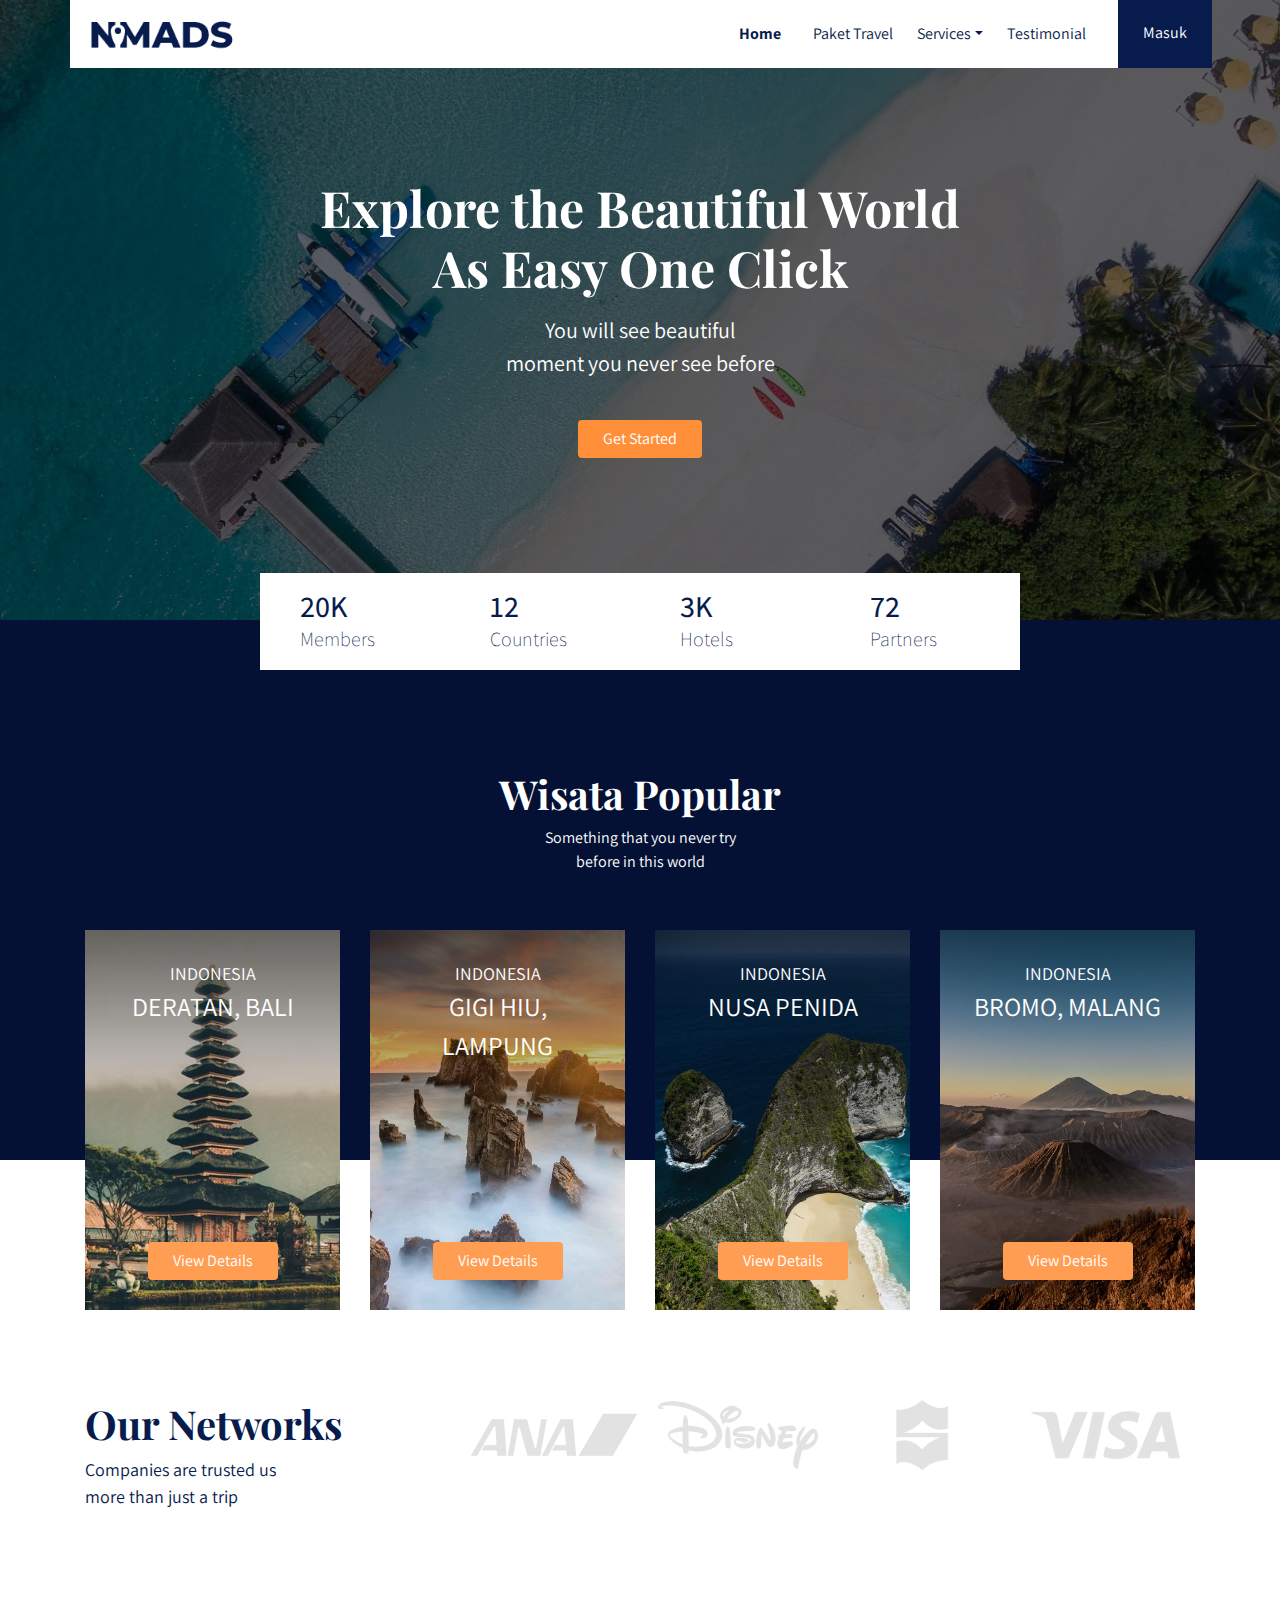
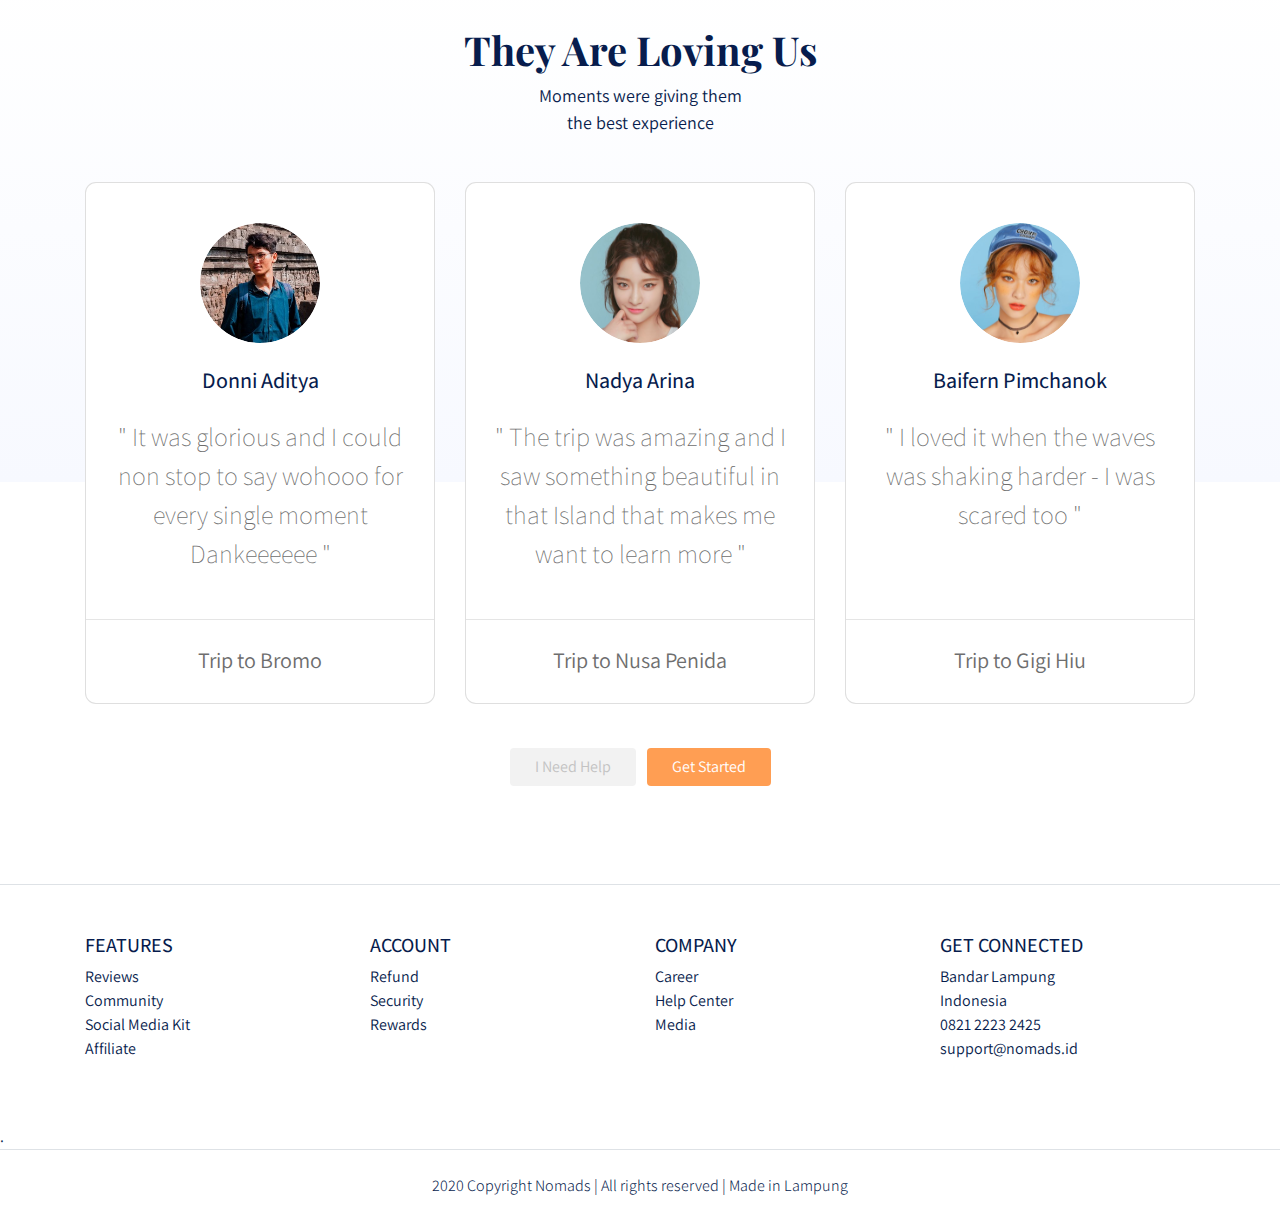
<file: index.html>
<!DOCTYPE html>
<html lang="en">

<head>
    <meta charset="UTF-8">
    <meta name="viewport" content="width=device-width, initial-scale=1.0">
    <title>NOMADS</title>

    <link
        href="https://fonts.googleapis.com/css2?family=Assistant:wght@200;300;400;600;700;800&family=Playfair+Display:ital,wght@0,400;0,700;0,900;1,400;1,700;1,900&display=swap"
        rel="stylesheet">

    <!-- CSS Bootstrap -->
    <link rel="stylesheet" href="frontend/libraries/bootstrap/css/bootstrap.css">

    <link rel="stylesheet" href="frontend/styles/main.css">
</head>

<body>

    <!-- Navbar -->
    <div class="container">
        <nav class="row navbar navbar-expand-lg navbar-light bg-white">
            <a href="#" class="navbar-brand">
                <img src="frontend/images/logo.png" alt="Logo NOMADS">
            </a>
            <button class="navbar-toggler navbar-toggler-right" type="button" data-toggle="collapse"
                data-target="#navb">
                <span class="navbar-toggler-icon"></span>
            </button>

            <div class="collapse navbar-collapse" id="navb">
                <ul class="navbar-nav ml-auto mr-3">
                    <li class="nav-item mx-md-2">
                        <a href="#" class="nav-link active">Home</a>
                    </li>
                    <li class="nav-item mx-md-2">
                        <a href="#" class="nav-link">Paket Travel</a>
                    </li>
                    <li class="nav-item dropdown">
                        <a href="#" class="nav-link dropdown-toggle" id="nabvardrop" data-toggle="dropdown">Services</a>
                        <div class="dropdown-menu">
                            <a href="#" class="dropdown-item">Contact Us</a>
                            <a href="#" class="dropdown-item">Email</a>
                            <a href="#" class="dropdown-item">FaQ</a>
                        </div>
                    </li>
                    <li class="nav-item mx-md-2">
                        <a href="#" class="nav-link">Testimonial</a>
                    </li>
                </ul>

                <!-- Mobile Button -->
                <form class="form-inline d-sm-block d-md-none">
                    <button class="btn btn-login my-2 my-sm-0">Masuk</button>
                </form>

                <!-- Desktop Button -->
                <form class="form-inline my-2 my-lg-0 d-none d-md-block">
                    <button class="btn btn-login btn-navbar-right my-2 my-sm-0 px-4">Masuk</button>
                </form>
            </div>
        </nav>
    </div>
    <!-- Akhir Navbar -->

    <!-- Header -->
    <header class="text-center">
        <h1>
            Explore the Beautiful World <br>
            As Easy One Click
        </h1>
        <p class="mt-3">
            You will see beautiful <br>
            moment you never see before
        </p>
        <a href="#" class="btn btn-get-started px-4 mt-4">Get Started</a>
    </header>

    <main>
        <div class="container">
            <section class="section-stats row justify-content-center" id="stats">
                <div class="col-3 col-md-2 stats-detail">
                    <h2>20K</h2>
                    <p>Members</p>
                </div>
                <div class="col-3 col-md-2 stats-detail">
                    <h2>12</h2>
                    <p>Countries</p>
                </div>
                <div class="col-3 col-md-2 stats-detail">
                    <h2>3K</h2>
                    <p>Hotels</p>
                </div>
                <div class="col-3 col-md-2 stats-detail">
                    <h2>72</h2>
                    <p>Partners</p>
                </div>
            </section>
        </div>

        <section class="section-popular" id="popular">
            <div class="container">
                <div class="row">
                    <div class="col text-center section-popular-heading">
                        <h2>Wisata Popular</h2>
                        <p>
                            Something that you never try <br>
                            before in this world
                        </p>
                    </div>
                </div>
            </div>
        </section>

        <section class="section-popular-content" id="popular-content">
            <div class="container">
                <section class="popular-travel row justify-content-center">
                    <div class="col-sm-6 col-md-4 col-lg-3">
                        <div class="card-travel text-center d-flex flex-column fixed-column"
                            style="background-image: url(frontend/images/popular-1.jpg);">
                            <div class="travel-country">INDONESIA</div>
                            <div class="travel-location">DERATAN, BALI</div>
                            <div class="travel-button mt-auto">
                                <a href="details.html" class="btn btn-travel-details px-4">View Details</a>
                            </div>
                        </div>
                    </div>
                    <div class="col-sm-6 col-md-4 col-lg-3">
                        <div class="card-travel text-center d-flex flex-column fixed-column"
                            style="background-image: url(frontend/images/popular-2.jpg);">
                            <div class="travel-country">INDONESIA</div>
                            <div class="travel-location">GIGI HIU, LAMPUNG</div>
                            <div class="travel-button mt-auto">
                                <a href="details.html" class="btn btn-travel-details px-4">View Details</a>
                            </div>
                        </div>
                    </div>
                    <div class="col-sm-6 col-md-4 col-lg-3">
                        <div class="card-travel text-center d-flex flex-column fixed-column"
                            style="background-image: url(frontend/images/popular-3.jpg);">
                            <div class="travel-country">INDONESIA</div>
                            <div class="travel-location">NUSA PENIDA</div>
                            <div class="travel-button mt-auto">
                                <a href="details.html" class="btn btn-travel-details px-4">View Details</a>
                            </div>
                        </div>
                    </div>
                    <div class="col-sm-6 col-md-4 col-lg-3">
                        <div class="card-travel text-center d-flex flex-column fixed-column"
                            style="background-image: url(frontend/images/popular-4.jpg);">
                            <div class="travel-country">INDONESIA</div>
                            <div class="travel-location">BROMO, MALANG</div>
                            <div class="travel-button mt-auto">
                                <a href="details.html" class="btn btn-travel-details px-4">View Details</a>
                            </div>
                        </div>
                    </div>
                </section>
            </div>
        </section>

        <section class="section-networks" id="networks">
            <div class="container">
                <div class="row">
                    <div class="col-md-4">
                        <h2>
                            Our Networks
                        </h2>
                        <p>
                            Companies are trusted us <br>
                            more than just a trip
                        </p>
                    </div>
                    <div class="col-md-8 text-center">
                        <img src="frontend/images/partner.png" alt="Logo Partner" class="img-partner">
                    </div>
                </div>
            </div>
        </section>

        <section class="section-testimonial-heading" id="testimonialHeading">
            <div class="container">
                <div class="row">
                    <div class="col text-center">
                        <h2>They Are Loving Us</h2>
                        <p>
                            Moments were giving them <br>
                            the best experience
                        </p>
                    </div>
                </div>
            </div>
        </section>

        <section class="section-testimonial-content" id="testimonialContent">
            <div class="container">
                <div class="section-popular-travel row justify-content-center">
                    <div class="col-sm-6 col-md-6 col-lg-4">
                        <div class="card card-testimonial text-center">
                            <div class="testimonial-content">
                                <img src="frontend/images/testimonial-1.png" alt="User" class="mb-4 rounded-circle">
                                <h3 class="mb-4">Donni Aditya</h3>
                                <p class="testimonial">
                                    " It was glorious and I could
                                    non stop to say wohooo for
                                    every single moment
                                    Dankeeeeee "
                                </p>
                            </div>
                            <hr>
                            <p class="trip-to mt-2">
                                Trip to Bromo
                            </p>
                        </div>
                    </div>
                    <div class="col-sm-6 col-md-6 col-lg-4">
                        <div class="card card-testimonial text-center">
                            <div class="testimonial-content">
                                <img src="frontend/images/testimonial-2.png" alt="User" class="mb-4 rounded-circle">
                                <h3 class="mb-4">Nadya Arina</h3>
                                <p class="testimonial">
                                    " The trip was amazing and
                                    I saw something beautiful in
                                    that Island that makes me
                                    want to learn more "
                                </p>
                            </div>
                            <hr>
                            <p class="trip-to mt-2">
                                Trip to Nusa Penida
                            </p>
                        </div>
                    </div>
                    <div class="col-sm-6 col-md-6 col-lg-4">
                        <div class="card card-testimonial text-center">
                            <div class="testimonial-content">
                                <img src="frontend/images/testimonial-3.png" alt="User" class="mb-4 rounded-circle">
                                <h3 class="mb-4">Baifern Pimchanok</h3>
                                <p class="testimonial">
                                    " I loved it when the waves
                                    was shaking harder - I was
                                    scared too "
                                </p>
                            </div>
                            <hr>
                            <p class="trip-to mt-2">
                                Trip to Gigi Hiu
                            </p>
                        </div>
                    </div>
                </div>
                <div class="row">
                    <div class="col-12 text-center">
                        <a href="#" class="btn btn-need-help px-4 mt-4 mx-1">
                            I Need Help
                        </a>
                        <a href="#" class="btn btn-get-started px-4 mt-4 mx-1">
                            Get Started
                        </a>
                    </div>
                </div>
            </div>
        </section>
    </main>

    <footer class="section-footer mt-5 mb-4 border-top">
        <div class="container pt-5 pb-5">
            <div class="row justify-content-center">
                <div class="col-12">
                    <div class="row">
                        <div class="col-12 col-lg-3">
                            <h5>FEATURES</h5>
                            <ul class="list-unstyled">
                                <li><a href="#">Reviews</a></li>
                                <li><a href="#">Community</a></li>
                                <li><a href="#">Social Media Kit</a></li>
                                <li><a href="#">Affiliate</a></li>
                            </ul>
                        </div>
                        <div class="col-12 col-lg-3">
                            <h5>ACCOUNT</h5>
                            <ul class="list-unstyled">
                                <li><a href="#">Refund</a></li>
                                <li><a href="#">Security</a></li>
                                <li><a href="#">Rewards</a></li>
                            </ul>
                        </div>
                        <div class="col-12 col-lg-3">
                            <h5>COMPANY</h5>
                            <ul class="list-unstyled">
                                <li><a href="#">Career</a></li>
                                <li><a href="#">Help Center</a></li>
                                <li><a href="#">Media</a></li>
                            </ul>
                        </div>
                        <div class="col-12 col-lg-3">
                            <h5>GET CONNECTED</h5>
                            <ul class="list-unstyled">
                                <li><a href="#">Bandar Lampung</a></li>
                                <li><a href="#">Indonesia</a></li>
                                <li><a href="#">0821 2223 2425</a></li>
                                <li><a href="#">support@nomads.id</a></li>
                            </ul>
                        </div>
                    </div>
                </div>
            </div>
        </div>
        .<div class="container-fluid">
            <div class="row border-top justify-content-center align-items-center pt-4">
                <div class="col-auto text-gray-500 font-weight-light">
                    2020 Copyright Nomads | All rights reserved | Made in Lampung
                </div>
            </div>
        </div>
    </footer>


    <script src="frontend/libraries/jquery/jquery-3.5.1.min.js"></script>
    <script src="frontend/libraries/bootstrap/js/bootstrap.js"></script>
    <script src="frontend/libraries/retina/retina.min.js"></script>
</body>

</html>
</file>
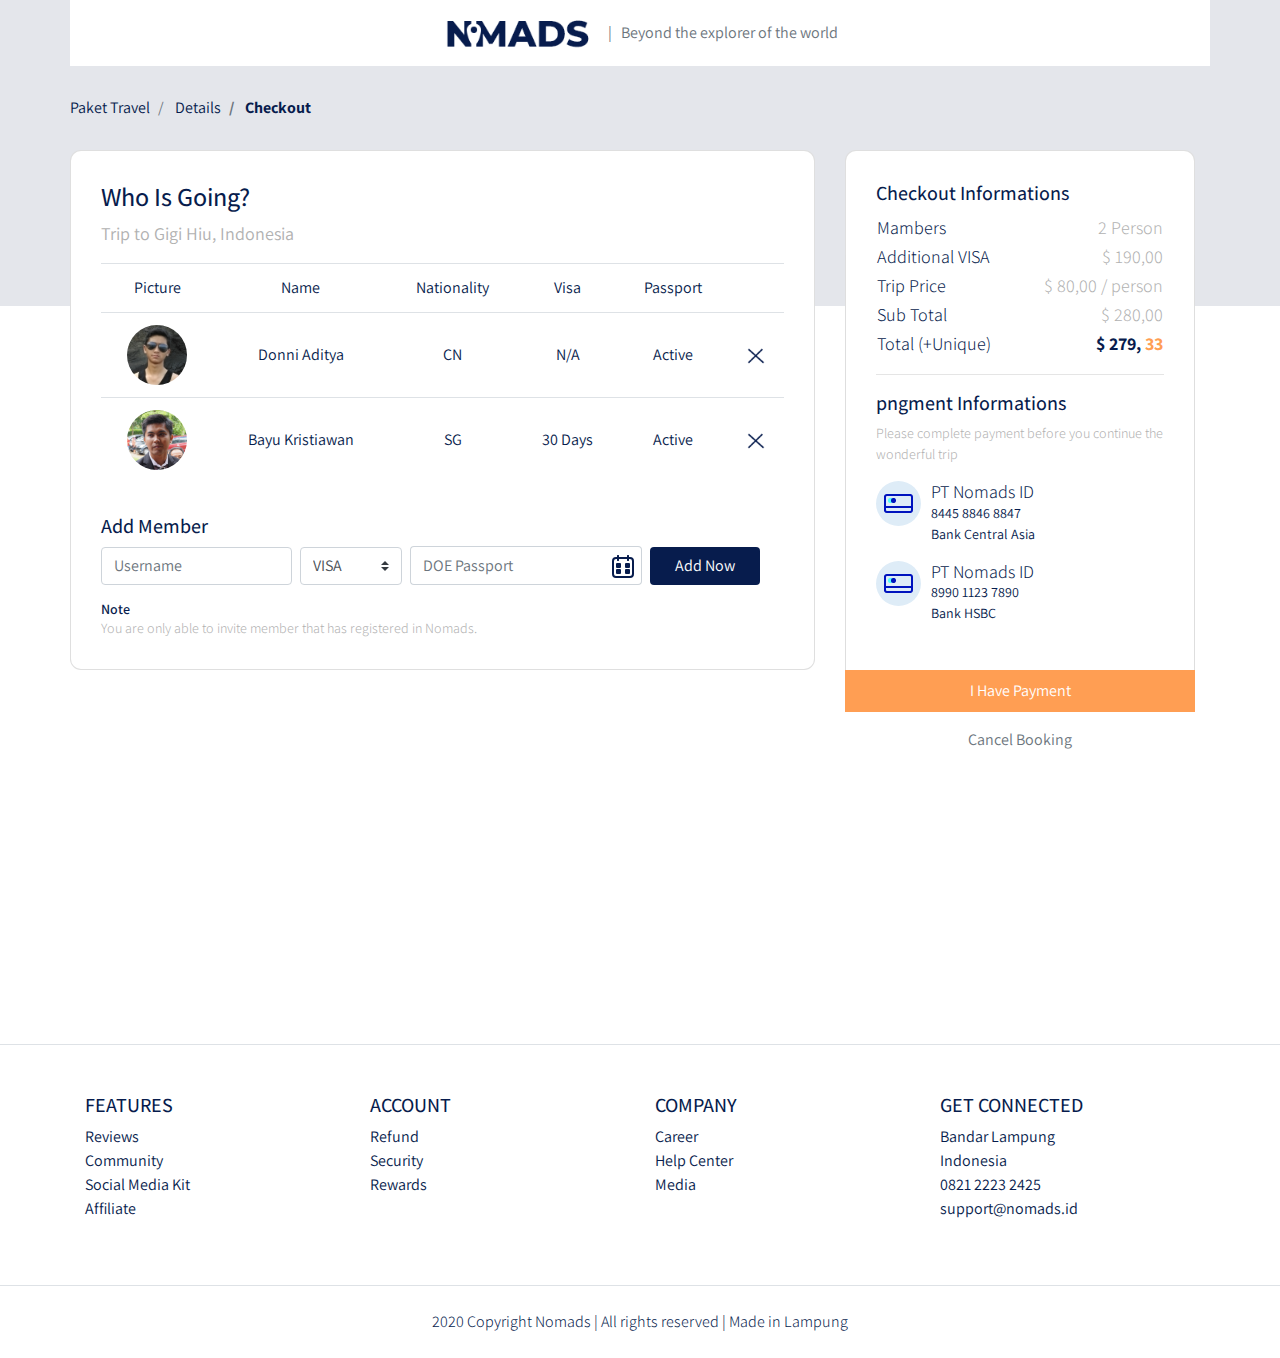
<file: checkout.html>
<!DOCTYPE html>
<html lang="en">

<head>
    <meta charset="UTF-8">
    <meta name="viewport" content="width=device-width, initial-scale=1.0">
    <title>NOMADS</title>

    <!-- CSS Bootstrap -->
    <link rel="stylesheet" href="frontend/libraries/bootstrap/css/bootstrap.css">
    <link rel="stylesheet" href="frontend/libraries/xzoom/xzoom.css">
    <link rel="stylesheet" href="frontend/libraries/gijgo/css/gijgo.min.css">

    <link
        href="https://fonts.googleapis.com/css2?family=Assistant:wght@200;300;400;600;700;800&family=Playfair+Display:ital,wght@0,400;0,700;0,900;1,400;1,700;1,900&display=swap"
        rel="stylesheet">

    <link rel="stylesheet" href="frontend/styles/main.css">
</head>

<body>

    <!-- Navbar -->
    <div class="container">
        <nav class="row navbar navbar-expand-lg navbar-light bg-white">
            <div class="navbar-nav ml-auto mr-auto mr-sm-auto mr-lg-0 mr-md-auto">
                <a href="index.html" class="navbar-brand">
                    <img src="frontend/images/logo.png" alt="">
                </a>
            </div>
            <ul class="navbar-nav mr-auto d-none d-lg-block">
                <li>
                    <span class="text-muted">
                        | &nbsp; Beyond the explorer of the world
                    </span>
                </li>
            </ul>
        </nav>
    </div>
    <!-- Akhir Navbar -->

    <main>
        <section class="section-details-header"></section>
        <section class="section-details-content">
            <div class="container">
                <div class="row">
                    <div class="col p-0">
                        <nav>
                            <ol class="breadcrumb">
                                <li class="breadcrumb-item">
                                    Paket Travel
                                </li>
                                <li class="breadcrumb-item">
                                    Details
                                </li>
                                <li class="breadcrumb-item active">
                                    Checkout
                                </li>
                            </ol>
                        </nav>

                    </div>
                </div>
                <div class="row">
                    <div class="col-lg-8 pl-lg-0">
                        <div class="card card-details">
                            <h1>Who Is Going?</h1>
                            <p>
                                Trip to Gigi Hiu, Indonesia
                            </p>
                            <div class="attendee">
                                <table class="table responsive-sm text-center">
                                    <thead>
                                        <tr>
                                            <td>Picture</td>
                                            <td>Name</td>
                                            <td>Nationality</td>
                                            <td>Visa</td>
                                            <td>Passport</td>
                                            <td></td>
                                        </tr>
                                    </thead>
                                    <tbody>
                                        <tr>
                                            <td>
                                                <img src="frontend/images/avatar-1.png" height="60">
                                            </td>
                                            <td class="align-middle">
                                                Donni Aditya
                                            </td>
                                            <td class="align-middle">
                                                CN
                                            </td>
                                            <td class="align-middle">
                                                N/A
                                            </td>
                                            <td class="align-middle">
                                                Active
                                            </td>
                                            <td class="align-middle">
                                                <a href="#">
                                                    <img src="frontend/images/delete.png" alt="">
                                                </a>
                                            </td>
                                        </tr>
                                        <tr>
                                            <td>
                                                <img src="frontend/images/avatar-2.png" height="60">
                                            </td>
                                            <td class="align-middle">
                                                Bayu Kristiawan
                                            </td>
                                            <td class="align-middle">
                                                SG
                                            </td>
                                            <td class="align-middle">
                                                30 Days
                                            </td>
                                            <td class="align-middle">
                                                Active
                                            </td>
                                            <td class="align-middle">
                                                <a href="#">
                                                    <img src="frontend/images/delete.png" alt="">
                                                </a>
                                            </td>
                                        </tr>
                                    </tbody>
                                </table>
                            </div>
                            <div class="member mt-3">
                                <h2>Add Member</h2>
                                <form class="form-inline">
                                    <label for="inputUsername" class="sr-only">Name</label>
                                    <input type="text" name="inputUsername" class="form-control mb-2 mr-sm-2"
                                        id="inputUsername" placeholder="Username" />
                                    <label for="inputVisa" class="sr-only">Visa</label>
                                    <select name="inputVisa" id="inputVisa" class="custom-select mb-2 mr-sm-2">
                                        <option value="VISA" selected>VISA</option>
                                        <option value="30 Days">30 Days</option>
                                        <option value="N/A">N/A</option>
                                    </select>

                                    <label for="doePassport" class="sr-only">DOE Passport</label>
                                    <div class="input-group mb-2 mr-sm-2">
                                        <input type="text" class=" datepicker form-control " id="doePassport"
                                            placeholder="DOE Passport">
                                    </div>

                                    <button type="submit" class="btn btn-add-now mb-2 px-4">Add Now</button>
                                </form>
                                <h3 class="mt-2 mb-0">Note</h3>
                                <p class="disclaimer mb-0">
                                    You are only able to invite member that has registered in Nomads.
                                </p>
                            </div>
                        </div>
                    </div>
                    <div class="col-lg-4">
                        <div class="card card-details card-right">
                            <h2>Checkout Informations</h2>
                            <table class="trip-informations">
                                <tr>
                                    <th width="50%">Mambers</th>
                                    <td width="50%" class="text-right">
                                        2 Person
                                    </td>
                                </tr>
                                <tr>
                                    <th width="50%">Additional VISA</th>
                                    <td width="50%" class="text-right">
                                        $ 190,00
                                    </td>
                                </tr>
                                <tr>
                                    <th width="50%">Trip Price</th>
                                    <td width="50%" class="text-right">
                                        $ 80,00 / person
                                    </td>
                                </tr>
                                <tr>
                                    <th width="50%">Sub Total</th>
                                    <td width="50%" class="text-right">
                                        $ 280,00
                                    </td>
                                </tr>
                                <tr>
                                    <th width="50%">Total (+Unique)</th>
                                    <td width="50%" class="text-right text-total">
                                        <span class="text-blue">
                                            $ 279,
                                        </span><span class="text-orange">
                                            33
                                        </span>
                                    </td>
                                </tr>
                            </table>
                            <hr>
                            <h2>pngment Informations</h2>
                            <p class="payment-instructions">Please complete payment before you
                                continue the wonderful trip</p>
                            <div class="bank">
                                <div class="bank-item pb-3">
                                    <img src="frontend/images/ic_bank.png" alt="" class="bank-image">
                                    <div class="description">
                                        <h3>PT Nomads ID</h3>
                                        <p>
                                            8445 8846 8847
                                            <br>
                                            Bank Central Asia
                                        </p>
                                    </div>
                                    <div class="clearfix"></div>
                                </div>
                                <div class="bank-item pb-3">
                                    <img src="frontend/images/ic_bank.png" alt="" class="bank-image">
                                    <div class="description">
                                        <h3>PT Nomads ID</h3>
                                        <p>
                                            8990 1123 7890
                                            <br>
                                            Bank HSBC
                                        </p>
                                    </div>
                                    <div class="clearfix"></div>
                                </div>
                            </div>
                        </div>
                        <div class="join-container">
                            <a href="success.html" class="btn btn-block btn-join-now mt-3 py-2">
                                I Have Payment
                            </a>
                        </div>
                        <div class="text-center mt-3">
                            <a href="details.html" class="text-muted">Cancel Booking</a>
                        </div>
                    </div>
                </div>
            </div>
        </section>
    </main>


    <footer class="section-footer mt-5 mb-4 border-top">
        <div class="container pt-5 pb-5">
            <div class="row justify-content-center">
                <div class="col-12">
                    <div class="row">
                        <div class="col-12 col-lg-3">
                            <h5>FEATURES</h5>
                            <ul class="list-unstyled">
                                <li><a href="#">Reviews</a></li>
                                <li><a href="#">Community</a></li>
                                <li><a href="#">Social Media Kit</a></li>
                                <li><a href="#">Affiliate</a></li>
                            </ul>
                        </div>
                        <div class="col-12 col-lg-3">
                            <h5>ACCOUNT</h5>
                            <ul class="list-unstyled">
                                <li><a href="#">Refund</a></li>
                                <li><a href="#">Security</a></li>
                                <li><a href="#">Rewards</a></li>
                            </ul>
                        </div>
                        <div class="col-12 col-lg-3">
                            <h5>COMPANY</h5>
                            <ul class="list-unstyled">
                                <li><a href="#">Career</a></li>
                                <li><a href="#">Help Center</a></li>
                                <li><a href="#">Media</a></li>
                            </ul>
                        </div>
                        <div class="col-12 col-lg-3">
                            <h5>GET CONNECTED</h5>
                            <ul class="list-unstyled">
                                <li><a href="#">Bandar Lampung</a></li>
                                <li><a href="#">Indonesia</a></li>
                                <li><a href="#">0821 2223 2425</a></li>
                                <li><a href="#">support@nomads.id</a></li>
                            </ul>
                        </div>
                    </div>
                </div>
            </div>
        </div>
        <div class="container-fluid">
            <div class="row border-top justify-content-center align-items-center pt-4">
                <div class="col-auto text-gray-500 font-weight-light">
                    2020 Copyright Nomads | All rights reserved | Made in Lampung
                </div>
            </div>
        </div>
    </footer>


    <script src="frontend/libraries/jquery/jquery-3.5.1.min.js"></script>
    <script src="frontend/libraries/bootstrap/js/bootstrap.js"></script>
    <script src="frontend/libraries/retina/retina.min.js"></script>
    <script src="frontend/libraries/xzoom/xzoom.min.js"></script>
    <script src="frontend/libraries/gijgo/js/gijgo.min.js"></script>
    <script>
        $(document).ready(function () {
            $('.xzoom, .xzoom-gallery').xzoom({
                zoomWidth: 500,
                title: false,
                tint: '#333',
                Xoffset: 15
            });

            $('.datepicker').datepicker({
                uiLibrary: 'bootstrap4',
                icons: {
                    rightIcon: '<img src="frontend/images/ic_doe.svg" />'
                }
            });
        });
    </script>
</body>

</html>
</file>
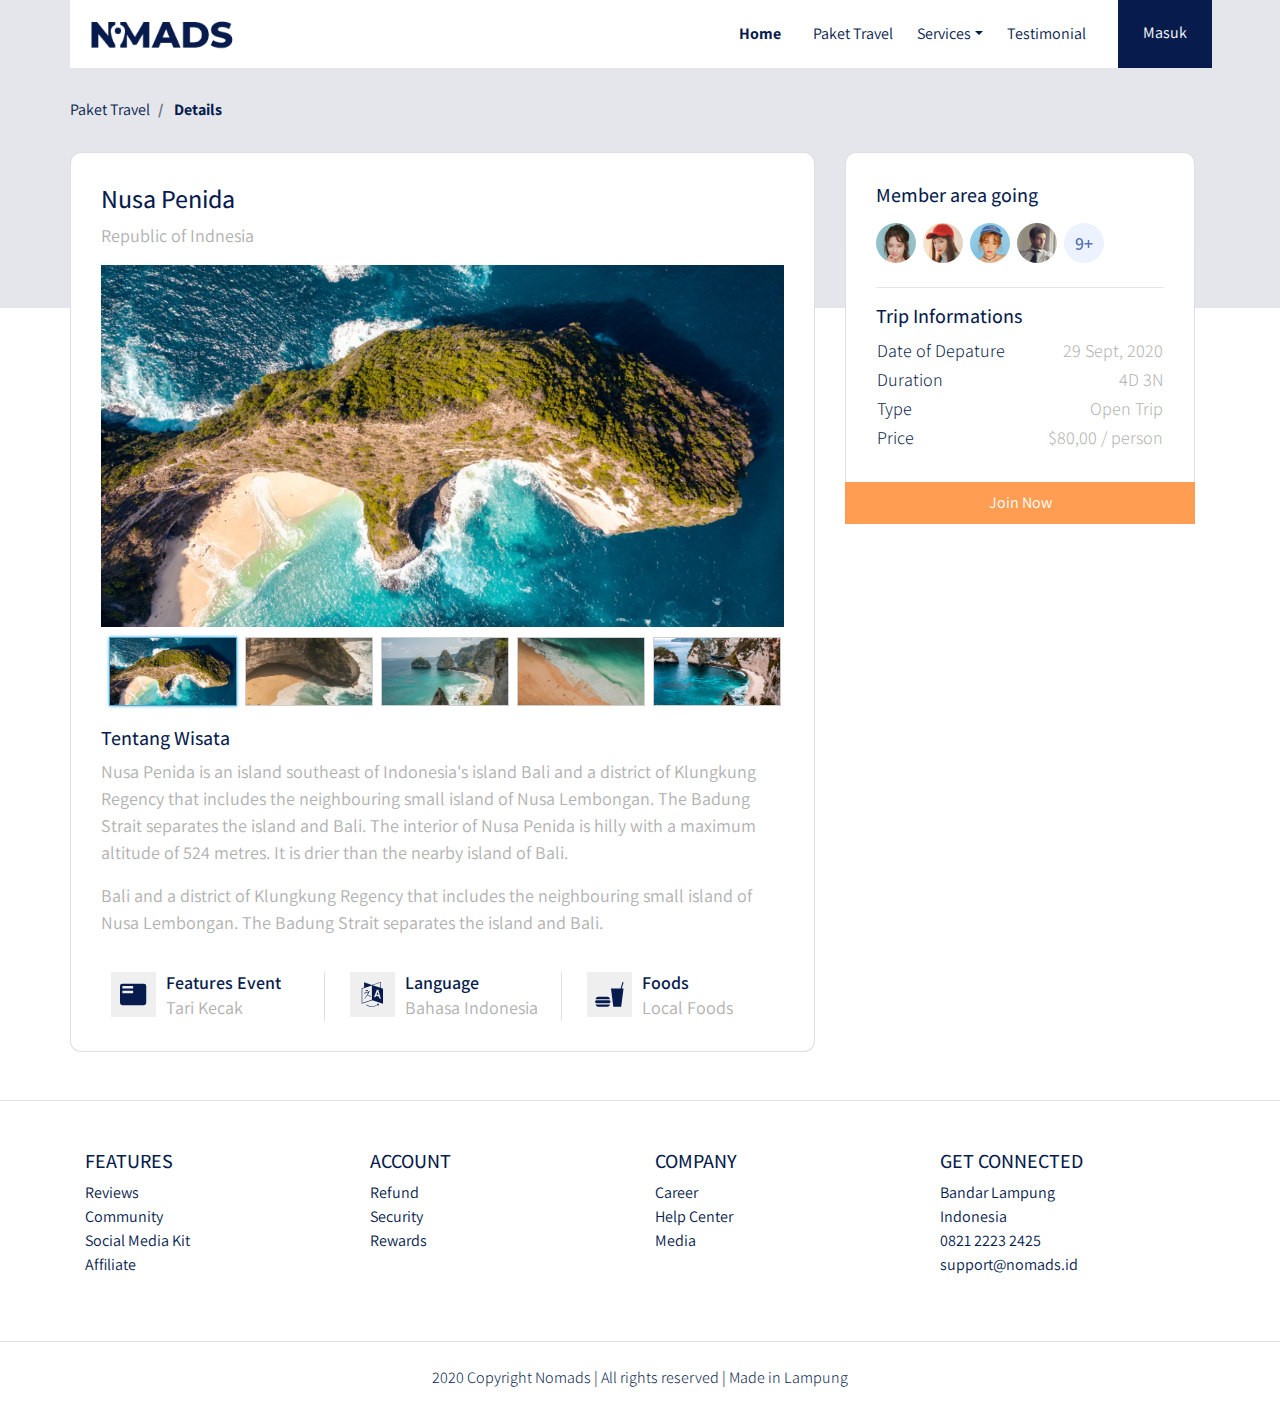
<file: details.html>
<!DOCTYPE html>
<html lang="en">

<head>
    <meta charset="UTF-8">
    <meta name="viewport" content="width=device-width, initial-scale=1.0">
    <title>NOMADS</title>

    <!-- CSS Bootstrap -->
    <link rel="stylesheet" href="frontend/libraries/bootstrap/css/bootstrap.css">
    <link rel="stylesheet" href="frontend/libraries/xzoom/xzoom.css">

    <link
        href="https://fonts.googleapis.com/css2?family=Assistant:wght@200;300;400;600;700;800&family=Playfair+Display:ital,wght@0,400;0,700;0,900;1,400;1,700;1,900&display=swap"
        rel="stylesheet">

    <link rel="stylesheet" href="frontend/styles/main.css">
</head>

<body>

    <!-- Navbar -->
    <div class="container">
        <nav class="row navbar navbar-expand-lg navbar-light bg-white">
            <a href="#" class="navbar-brand">
                <img src="frontend/images/logo.png" alt="Logo NOMADS">
            </a>
            <button class="navbar-toggler navbar-toggler-right" type="button" data-toggle="collapse"
                data-target="#navb">
                <span class="navbar-toggler-icon"></span>
            </button>

            <div class="collapse navbar-collapse" id="navb">
                <ul class="navbar-nav ml-auto mr-3">
                    <li class="nav-item mx-md-2">
                        <a href="#" class="nav-link active">Home</a>
                    </li>
                    <li class="nav-item mx-md-2">
                        <a href="#" class="nav-link">Paket Travel</a>
                    </li>
                    <li class="nav-item dropdown">
                        <a href="#" class="nav-link dropdown-toggle" id="nabvardrop" data-toggle="dropdown">Services</a>
                        <div class="dropdown-menu">
                            <a href="#" class="dropdown-item">Contact Us</a>
                            <a href="#" class="dropdown-item">Email</a>
                            <a href="#" class="dropdown-item">FaQ</a>
                        </div>
                    </li>
                    <li class="nav-item mx-md-2">
                        <a href="#" class="nav-link">Testimonial</a>
                    </li>
                </ul>

                <!-- Mobile Button -->
                <form class="form-inline d-sm-block d-md-none">
                    <button class="btn btn-login my-2 my-sm-0">Masuk</button>
                </form>

                <!-- Desktop Button -->
                <form class="form-inline my-2 my-lg-0 d-none d-md-block">
                    <button class="btn btn-login btn-navbar-right my-2 my-sm-0 px-4">Masuk</button>
                </form>
            </div>
        </nav>
    </div>
    <!-- Akhir Navbar -->

    <main>
        <section class="section-details-header"></section>
        <section class="section-details-content">
            <div class="container">
                <div class="row">
                    <div class="col p-0">
                        <nav>
                            <ol class="breadcrumb">
                                <li class="breadcrumb-item">
                                    Paket Travel
                                </li>
                                <li class="breadcrumb-item active">
                                    Details
                                </li>
                            </ol>
                        </nav>

                    </div>
                </div>
                <div class="row">
                    <div class="col-lg-8 pl-lg-0">
                        <div class="card card-details">
                            <h1>Nusa Penida</h1>
                            <p>
                                Republic of Indnesia
                            </p>
                            <div class="gallery">
                                <div class="xzoom-container">
                                    <img src="frontend/images/image-details-1.jpg" class="xzoom" id="xzoom-default"
                                        xoriginal="frontend/images/image-details-1.jpg">
                                </div>
                                <div class="xzoom-thumbs">
                                    <a href="frontend/images/image-details-1.jpg">
                                        <img src="frontend/images/image-details-1.jpg" class="xzoom-gallery" width="128"
                                            xpreview="frontend/images/image-details-1.jpg">
                                    </a>
                                    <a href="frontend/images/image-details-2.jpg">
                                        <img src="frontend/images/image-details-2.jpg" class="xzoom-gallery" width="128"
                                            xpreview="frontend/images/image-details-2.jpg">
                                    </a>
                                    <a href="frontend/images/image-details-3.jpg">
                                        <img src="frontend/images/image-details-3.jpg" class="xzoom-gallery" width="128"
                                            xpreview="frontend/images/image-details-3.jpg">
                                    </a>
                                    <a href="frontend/images/image-details-4.jpg">
                                        <img src="frontend/images/image-details-4.jpg" class="xzoom-gallery" width="128"
                                            xpreview="frontend/images/image-details-4.jpg">
                                    </a>
                                    <a href="frontend/images/image-details-5.jpg">
                                        <img src="frontend/images/image-details-5.jpg" class="xzoom-gallery" width="128"
                                            xpreview="frontend/images/image-details-5.jpg">
                                    </a>
                                </div>
                            </div>
                            <h2>Tentang Wisata</h2>
                            <p>
                                Nusa Penida is an island southeast of Indonesia's island Bali and a district of
                                Klungkung
                                Regency that includes the neighbouring small island of Nusa Lembongan. The Badung
                                Strait separates the island and Bali. The interior of Nusa Penida is hilly with a
                                maximum
                                altitude of 524 metres. It is drier than the nearby island of Bali.
                            </p>
                            <p>
                                Bali and a district of Klungkung Regency that includes the neighbouring small island of
                                Nusa Lembongan. The Badung Strait separates the island and Bali.
                            </p>
                            <div class="features row">
                                <div class="col-md-4">
                                    <div class="description">
                                        <img src="frontend/images/ic_event.svg" alt="" class="features-image">
                                        <div class="description">
                                            <h3>Features Event</h3>
                                            <p>Tari Kecak</p>
                                        </div>
                                    </div>
                                </div>
                                <div class="col-md-4 border-left">
                                    <div class="description">
                                        <img src="frontend/images/ic_language.svg" alt="" class="features-image">
                                        <div class="description">
                                            <h3>Language</h3>
                                            <p>Bahasa Indonesia</p>
                                        </div>
                                    </div>
                                </div>
                                <div class="col-md-4 border-left">
                                    <div class="description">
                                        <img src="frontend/images/ic_foods.svg" alt="" class="features-image">
                                        <div class="description">
                                            <h3>Foods</h3>
                                            <p>Local Foods</p>
                                        </div>
                                    </div>
                                </div>
                            </div>
                        </div>
                    </div>
                    <div class="col-lg-4">
                        <div class="card card-details card-right">
                            <h2>Member area going</h2>
                            <div class="members my-2">
                                <img src="frontend/images/member-1.png" alt="" class="member-image mr-1">
                                <img src="frontend/images/member-2.png" alt="" class="member-image mr-1">
                                <img src="frontend/images/member-3.png" alt="" class="member-image mr-1">
                                <img src="frontend/images/member-4.png" alt="" class="member-image mr-1">
                                <img src="frontend/images/member-5.png" alt="" class="member-image mr-1">
                            </div>
                            <hr>
                            <h2>Trip Informations</h2>
                            <table class="trip-informations">
                                <tr>
                                    <th width="50%">Date of Depature</th>
                                    <td width="50%" class="text-right">
                                        29 Sept, 2020
                                    </td>
                                </tr>
                                <tr>
                                    <th width="50%">Duration</th>
                                    <td width="50%" class="text-right">
                                        4D 3N
                                    </td>
                                </tr>
                                <tr>
                                    <th width="50%">Type</th>
                                    <td width="50%" class="text-right">
                                        Open Trip
                                    </td>
                                </tr>
                                <tr>
                                    <th width="50%">Price</th>
                                    <td width="50%" class="text-right">
                                        $80,00 / person
                                    </td>
                                </tr>
                            </table>
                        </div>
                        <div class="join-container">
                            <a href="checkout.html" class="btn btn-block btn-join-now mt-3 py-2">
                                Join Now
                            </a>
                        </div>
                    </div>
                </div>
            </div>
        </section>
    </main>


    <footer class="section-footer mt-5 mb-4 border-top">
        <div class="container pt-5 pb-5">
            <div class="row justify-content-center">
                <div class="col-12">
                    <div class="row">
                        <div class="col-12 col-lg-3">
                            <h5>FEATURES</h5>
                            <ul class="list-unstyled">
                                <li><a href="#">Reviews</a></li>
                                <li><a href="#">Community</a></li>
                                <li><a href="#">Social Media Kit</a></li>
                                <li><a href="#">Affiliate</a></li>
                            </ul>
                        </div>
                        <div class="col-12 col-lg-3">
                            <h5>ACCOUNT</h5>
                            <ul class="list-unstyled">
                                <li><a href="#">Refund</a></li>
                                <li><a href="#">Security</a></li>
                                <li><a href="#">Rewards</a></li>
                            </ul>
                        </div>
                        <div class="col-12 col-lg-3">
                            <h5>COMPANY</h5>
                            <ul class="list-unstyled">
                                <li><a href="#">Career</a></li>
                                <li><a href="#">Help Center</a></li>
                                <li><a href="#">Media</a></li>
                            </ul>
                        </div>
                        <div class="col-12 col-lg-3">
                            <h5>GET CONNECTED</h5>
                            <ul class="list-unstyled">
                                <li><a href="#">Bandar Lampung</a></li>
                                <li><a href="#">Indonesia</a></li>
                                <li><a href="#">0821 2223 2425</a></li>
                                <li><a href="#">support@nomads.id</a></li>
                            </ul>
                        </div>
                    </div>
                </div>
            </div>
        </div>
        <div class="container-fluid">
            <div class="row border-top justify-content-center align-items-center pt-4">
                <div class="col-auto text-gray-500 font-weight-light">
                    2020 Copyright Nomads | All rights reserved | Made in Lampung
                </div>
            </div>
        </div>
    </footer>


    <script src="frontend/libraries/jquery/jquery-3.5.1.min.js"></script>
    <script src="frontend/libraries/bootstrap/js/bootstrap.js"></script>
    <script src="frontend/libraries/retina/retina.min.js"></script>
    <script src="frontend/libraries/xzoom/xzoom.min.js"></script>
    <script>
        $(document).ready(function () {
            $('.xzoom, .xzoom-gallery').xzoom({
                zoomWidth: 500,
                title: false,
                tint: '#333',
                Xoffset: 15
            });
        });
    </script>
</body>

</html>
</file>
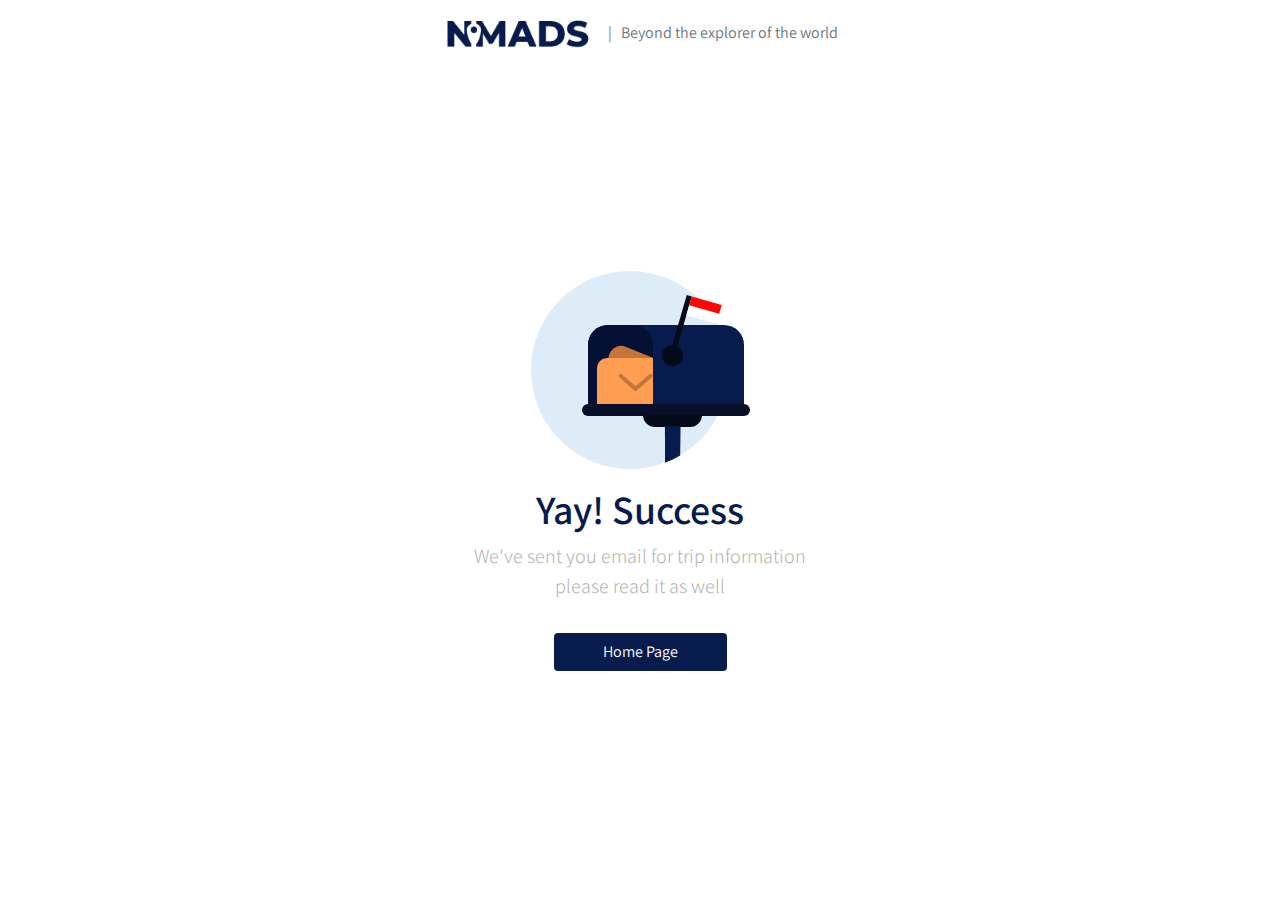
<file: success.html>
<!DOCTYPE html>
<html lang="en">

<head>
    <meta charset="UTF-8">
    <meta name="viewport" content="width=device-width, initial-scale=1.0">
    <title>NOMADS</title>

    <!-- CSS Bootstrap -->
    <link rel="stylesheet" href="frontend/libraries/bootstrap/css/bootstrap.css">

    <link
        href="https://fonts.googleapis.com/css2?family=Assistant:wght@200;300;400;600;700;800&family=Playfair+Display:ital,wght@0,400;0,700;0,900;1,400;1,700;1,900&display=swap"
        rel="stylesheet">

    <link rel="stylesheet" href="frontend/styles/main.css">
</head>

<body>

    <!-- Navbar -->
    <div class="container">
        <nav class="row navbar navbar-expand-lg navbar-light bg-white">
            <div class="navbar-nav ml-auto mr-auto mr-sm-auto mr-lg-0 mr-md-auto">
                <a href="index.html" class="navbar-brand">
                    <img src="frontend/images/logo.png" alt="">
                </a>
            </div>
            <ul class="navbar-nav mr-auto d-none d-lg-block">
                <li>
                    <span class="text-muted">
                        | &nbsp; Beyond the explorer of the world
                    </span>
                </li>
            </ul>
        </nav>
    </div>
    <!-- Akhir Navbar -->

    <main>
        <div class="section-success d-flex align-items-center">
            <div class="col text-center">
                <img src="frontend/images/ic_success.svg" alt="">
                <h1 class="mt-3">Yay! Success</h1>
                <p>
                    We've sent you email for trip information
                    <br>
                    please read it as well
                </p>
                <a href="index.html" class="btn btn-home-page mt-3  px-5">Home Page</a>
            </div>
        </div>
    </main>


    <script src="frontend/libraries/jquery/jquery-3.5.1.min.js"></script>
    <script src="frontend/libraries/bootstrap/js/bootstrap.js"></script>
    <script src="frontend/libraries/retina/retina.min.js"></script>
</body>

</html>
</file>
<file: frontend/styles/main.css>
body {
  background-color: #ffffff;
  font-family: "Assistant", sans-serif;
  color: #071c4d;
}

.navbar-brand img {
  max-height: 40px;
}

.navbar-light .navbar-nav .nav-link {
  color: #071c4d;
}

.navbar-light .navbar-nav .nav-link.active {
  font-weight: bold;
  color: #071c4d !important;
}

.btn-navbar-right {
  margin-top: -10px !important;
  margin-bottom: -8px !important;
  margin-right: -18px !important;
  height: 70px;
  border-radius: 0;
}

.btn-login {
  background-color: #071c4d;
  color: #fff;
}

.btn-login:hover {
  background-color: #1e3771;
  color: #fff;
}

header {
  padding: 180px 0px 165px;
  margin-top: -70px !important;
  background-image: url(../images/header.jpg);
  background-size: cover;
}

header h1,
header p {
  color: #fff;
}

header h1 {
  font-family: "Playfair Display", serif;
  font-weight: bold;
  font-size: 50px;
}

header p {
  font-size: 22px;
}

header .btn-get-started {
  background-color: #ff8f39;
  color: #fff;
}

header .btn-get-started:hover {
  background-color: #fdb279;
  color: #fff;
}

.section-stats {
  margin-top: -50px;
}

.section-stats .stats-detail {
  padding-top: 15px;
  background-color: #fff;
  padding-left: 40px;
}

.section-stats h2 {
  font-size: 30px;
  margin-bottom: 0;
}

.section-stats p {
  font-size: 20px;
  font-weight: lighter;
}

.section-popular {
  min-height: 540px;
  background-color: #051134;
  margin-top: -50px;
  margin-bottom: -230px;
}

.section-popular .section-popular-heading {
  margin-top: 150px;
}

.section-popular .section-popular-heading h2,
.section-popular .section-popular-heading p {
  color: #fff;
}

.section-popular .section-popular-heading h2 {
  font-family: "Playfair Display", serif;
  font-weight: bold;
  font-size: 40px;
}

.section-popular-content .card-travel {
  min-height: 380px;
  background-color: #ddd;
  color: #fff;
  padding: 30px;
  background-size: cover;
  margin-bottom: 20px;
}

.section-popular-content .travel-country {
  font-size: 18px;
  color: #fff;
}

.section-popular-content .travel-location {
  font-size: 26px;
  color: #fff;
}

.section-popular-content .travel-button .btn-travel-details {
  background-color: #ff9e53;
  color: #fff;
}

.section-popular-content .travel-button .btn-travel-details:hover {
  background-color: #ffae6f;
  color: #fff;
}

.section-networks {
  background-color: #fff;
  margin-top: -170px;
  padding-top: 240px;
  padding-bottom: 50px;
}

.section-networks h2 {
  font-family: "Playfair Display", serif;
  font-weight: bold;
  font-size: 40px;
}

.section-networks p {
  font-size: 18px;
}

.section-networks img {
  max-width: 100%;
}

.section-testimonial-heading {
  background: -webkit-gradient(linear, left top, left bottom, from(#fff), to(#f7f9ff));
  background: linear-gradient(#fff 0%, #f7f9ff 100%);
  padding-top: 50px;
  min-height: 506px;
}

.section-testimonial-heading h2 {
  font-family: "Playfair Display", serif;
  font-weight: bold;
  font-size: 40px;
}

.section-testimonial-heading p {
  font-size: 18px;
}

.section-testimonial-content {
  margin-top: -300px;
  padding-bottom: 50px;
}

.section-testimonial-content .card-testimonial {
  padding: 40px 20px 10px;
  border-radius: 11px;
  margin-bottom: 20px;
}

.section-testimonial-content .card-testimonial .testimonial-content {
  min-height: 380px;
}

.section-testimonial-content .card-testimonial h3 {
  font-size: 22px;
}

.section-testimonial-content .card-testimonial .testimonial {
  font-weight: 200;
  font-size: 26px;
  color: #6e6e6e;
  min-height: 160px;
}

.section-testimonial-content .card-testimonial .trip-to {
  font-weight: normal;
  font-size: 22px;
  color: #6e6e6e;
}

.section-testimonial-content .card-testimonial hr {
  margin-left: -20px;
  margin-right: -20px;
}

.section-testimonial-content .btn-get-started {
  background-color: #ff9e53;
  color: #fff;
}

.section-testimonial-content .btn-get-started:hover {
  background-color: #ffae6f;
  color: #fff;
}

.section-testimonial-content .btn-need-help {
  background-color: #f2f2f2;
  color: #c3c3c3;
}

.section-testimonial-content .btn-need-help:hover {
  background-color: #fafafa;
  color: #c3c3c3;
}

.section-footer a {
  color: #071c4d;
}

.section-details-header {
  min-height: 310px;
  background: #e4e6eb;
  margin-top: -70px;
}

.section-details-content {
  margin-top: -210px;
  min-height: 100vh;
}

.section-details-content .breadcrumb {
  background-color: transparent;
  padding: 0;
  margin-bottom: 30px;
}

.section-details-content .breadcrumb-item.active {
  font-weight: bold;
  color: #071c4d;
}

.section-details-content .card-details {
  padding: 30px;
  border-radius: 11px;
}

.section-details-content .card-details h1 {
  font-size: 26px;
}

.section-details-content .card-details h2 {
  font-size: 20px;
}

.section-details-content .card-details p {
  font-size: 18px;
  color: #b1b1b1;
}

.section-details-content .card-details h3 {
  font-weight: 600;
  font-size: 14px;
  color: #071c4d;
}

.section-details-content .card-details .trip-informations th {
  font-weight: 300;
  font-size: 18px;
  color: #071c4d;
}

.section-details-content .card-details .trip-informations td {
  font-weight: 300;
  font-size: 18px;
  color: #b1b1b1;
}

.section-details-content .card-details .trip-informations .text-blue {
  color: #071c4d;
  font-weight: bold;
}

.section-details-content .card-details .trip-informations .text-orange {
  color: #ff9e53;
  font-weight: bold;
}

.section-details-content .card-details .payment-instructions {
  font-weight: 300;
  font-size: 14px;
  color: #b1b1b1;
}

.section-details-content .card-details .bank .bank-item h3 {
  font-weight: 300;
  font-size: 18px;
  color: #071c4d;
  margin-bottom: 0;
}

.section-details-content .card-details .bank .bank-item p {
  margin-bottom: 0;
}

.section-details-content .card-details .bank .bank-item .description {
  margin-left: 10px;
  overflow: hidden;
  float: left;
}

.section-details-content .card-details .bank .bank-item .description p {
  font-weight: normal;
  font-size: 14px;
  color: #071c4d;
}

.section-details-content .card-details .bank .bank-image {
  width: 45px;
  height: 45px;
  float: left;
}

.section-details-content .card-details .disclaimer {
  font-weight: 300;
  font-size: 14px;
  color: #b1b1b1;
}

.section-details-content .card-details .gj-datepicker .datepicker {
  border-right: 0;
}

.section-details-content .card-details .gj-datepicker .input-group-append .btn {
  padding-right: 30px;
}

.section-details-content .card-details .btn-add-now {
  background-color: #071c4d;
  color: #fff;
}

.section-details-content .card-details .btn-add-now:hover {
  background-color: #1b3b86;
  color: #fff;
}

.section-details-content .card-right {
  border-bottom-left-radius: 0;
  border-bottom-right-radius: 0;
  border-bottom: 0;
}

.section-details-content .features {
  margin-top: 20px;
}

.section-details-content .features h3 {
  font-size: 18px;
  color: #071c4d;
  margin-bottom: 0;
}

.section-details-content .features p {
  margin-bottom: 0;
}

.section-details-content .features .description {
  margin-left: 10px;
  overflow: hidden;
  float: left;
}

.section-details-content .features .features-image {
  width: 45px;
  height: 45px;
  float: left;
}

.section-details-content .gallery .xzoom-container {
  display: block;
}

.section-details-content .gallery .xzoom-container .xzoom {
  width: 100%;
  -webkit-box-shadow: none;
          box-shadow: none;
  margin-bottom: 10px;
}

.section-details-content .gallery .xzoom-container .xactive {
  border: 4px solid #1abc9c;
  -webkit-box-shadow: none;
          box-shadow: none;
}

.section-details-content .members .member-image {
  width: 40px;
  height: 40px;
}

.section-details-content .join-container {
  margin-top: -16px;
}

.section-details-content .btn-join-now {
  background-color: #ff9e53;
  color: #fff;
  border-radius: 0;
}

.section-details-content .btn-join-now:hover {
  background-color: #ffb57c;
  color: #fff;
  border-radius: 0;
}

.section-details-content .custom-select {
  width: 15%;
}

.section-success {
  height: 90vh;
}

.section-success img {
  width: 219px;
  height: 198px;
  background: transparent;
}

.section-success h1 {
  font-weight: 600;
  font-size: 40px;
  color: #071c4d;
}

.section-success p {
  font-weight: 300;
  font-size: 20px;
  color: #b1b1b1;
}

.section-success .btn-home-page {
  border-radius: 4px;
  background-color: #071c4d;
  color: #fff;
}

.section-success .btn-home-page:hover {
  background-color: #2a488e;
  color: #fff;
}
/*# sourceMappingURL=main.css.map */
</file>
<file: frontend/libraries/xzoom/xzoom.css>
/* Compatibility styles for frameworks like bootstrap, foundation e.t.c */
.xzoom-source img, .xzoom-preview img, .xzoom-lens img {
  display: block;
  max-width: none;
  max-height: none;
  -webkit-transition: none;
  -moz-transition: none;
  -o-transition: none;
  transition: none;
}
/* --------------- */

/* xZoom Styles below */
.xzoom-container { 
  display: inline-block;
}

.xzoom-thumbs {
  text-align: center;
  margin-bottom: 10px;
}

.xzoom { 
  -webkit-box-shadow: 0px 0px 5px 0px rgba(0,0,0,0.5);
  -moz-box-shadow: 0px 0px 5px 0px rgba(0,0,0,0.5);
  box-shadow: 0px 0px 5px 0px rgba(0,0,0,0.5);  
}
.xzoom2, .xzoom3, .xzoom4, .xzoom5 {
  -webkit-box-shadow: 0px 0px 5px 0px rgba(0,0,0,0.5);
  -moz-box-shadow: 0px 0px 5px 0px rgba(0,0,0,0.5);
  box-shadow: 0px 0px 5px 0px rgba(0,0,0,0.5);
}

/* Thumbs */
.xzoom-gallery, .xzoom-gallery2, .xzoom-gallery3, .xzoom-gallery4, .xzoom-gallery5 {
  border: 1px solid #cecece;
  margin-left: 5px;
  margin-bottom: 10px;
}

.xzoom-source, .xzoom-hidden {
  display: block;
  position: static;
  float: none;
  clear: both;
}

/* Everything out of border is hidden */
.xzoom-hidden {
  overflow: hidden;
}

/* Preview */
.xzoom-preview {
  border: 1px solid #888;
  background: #2f4f4f;
  box-shadow: -0px -0px 10px rgba(0,0,0,0.50);
}

/* Lens */
.xzoom-lens {
  border: 1px solid #555;
  box-shadow: -0px -0px 10px rgba(0,0,0,0.50);
  cursor: crosshair;
}

/* Loading */
.xzoom-loading {
  background-position: center center;
  background-repeat: no-repeat;
  border-radius: 100%;
  opacity: .7;
  background: url(../images/xloading.gif);
  width: 48px;
  height: 48px;
}

/* Additional class that applied to thumb when it is active */
.xactive {
  -webkit-box-shadow: 0px 0px 3px 0px rgba(74,169,210,1);
  -moz-box-shadow: 0px 0px 3px 0px rgba(74,169,210,1);
  box-shadow: 0px 0px 3px 0px rgba(74,169,210,1); 
  border: 1px solid #4aaad2;
}

/* Caption */
.xzoom-caption {
  position: absolute;
  bottom: -43px;
  left: 0;
  background: #000;
  width: 100%;
  text-align: left;
}

.xzoom-caption span {
  color: #fff;
  font-family: Arial, sans-serif;
  display: block;
  font-size: 0.75em;
  font-weight: bold;
  padding: 10px;
}
</file>
<file: frontend/libraries/gijgo/css/gijgo.min.css>
.gj-button-md,.gj-text-align-center{text-align:center}.gj-button-md,.gj-modal{overflow:hidden;outline:0}.gj-button-md,.gj-button-md-group{position:relative;vertical-align:middle}.gj-button,.gj-button-md,.gj-cursor-pointer{cursor:pointer}.gj-button{background-color:#f5f5f5;border:1px solid #ddd;color:#000;border-radius:3px;padding:6px 10px}.gj-unselectable{-webkit-touch-callout:none;-webkit-user-select:none;-khtml-user-select:none;-moz-user-select:none;-ms-user-select:none;user-select:none}.gj-row{display:-webkit-box;display:-ms-flexbox;display:flex;-ms-flex-wrap:wrap;flex-wrap:wrap}.gj-margin-left-5{margin-left:5px}.gj-margin-left-10{margin-left:10px}.gj-width-full{width:100%}.gj-font-size-16{font-size:16px}.gj-hidden{display:none}.gj-button-md{background:0 0;border:none;border-radius:2px;color:rgba(0,0,0,.87);height:36px;margin:0;min-width:64px;padding:0 16px;display:inline-block;font-family:Roboto,Helvetica,Arial,sans-serif;font-size:1rem;font-weight:500;text-transform:uppercase;letter-spacing:0;will-change:box-shadow;transition:box-shadow .2s cubic-bezier(.4,0,1,1),background-color .2s cubic-bezier(.4,0,.2,1),color .2s cubic-bezier(.4,0,.2,1);text-decoration:none;line-height:36px;-webkit-user-select:none;-moz-user-select:none;-ms-user-select:none;user-select:none}.gj-button-md:hover{background-color:rgba(158,158,158,.2)}.gj-button-md:disabled{color:rgba(0,0,0,.26);background:0 0}.gj-button-md .gj-icon,.gj-button-md .material-icons{vertical-align:middle}.gj-button-md.gj-button-md-icon{width:24px;height:31px;min-width:24px;padding:0;display:table}ul.gj-list-bootstrap li [data-role=image],ul.gj-list-md li [data-role=checkbox],ul.gj-list-md li [data-role=image]{height:24px;width:24px}.gj-button-md.gj-button-md-icon .gj-icon,.gj-button-md.gj-button-md-icon .material-icons{display:table-cell;margin-right:0;width:24px;height:24px}.gj-button-md.active{background-color:rgba(158,158,158,.4)}.gj-button-md-group{display:inline-block}.gj-textbox-md{border:none;border-bottom:1px solid rgba(0,0,0,.42);display:block;font-family:Helvetica,Arial,sans-serif;font-size:16px;line-height:16px;padding:4px 0;margin:0;width:100%;background:0 0;text-align:left;color:rgba(0,0,0,.87)}.gj-textbox-md:active,.gj-textbox-md:focus{border-bottom:2px solid rgba(0,0,0,.42);outline:0}.gj-textbox-md::placeholder{color:#8e8e8e}.gj-textbox-md:-ms-input-placeholder{color:#8e8e8e}.gj-textbox-md::-ms-input-placeholder{color:#8e8e8e}.gj-md-spacer-24{min-width:24px;width:24px;display:inline-block}.gj-md-spacer-32{min-width:32px;width:32px;display:inline-block}.gj-modal{position:fixed;top:0;right:0;bottom:0;left:0;z-index:1203;display:none;-webkit-overflow-scrolling:touch;background-color:rgba(0,0,0,.54118);transition:.2s ease opacity;will-change:opacity}ul.gj-list li [data-role=wrapper]{display:table;width:100%}ul.gj-list li [data-role=checkbox],ul.gj-list li [data-role=image]{display:table-cell;vertical-align:middle;text-align:center}ul.gj-list li [data-role=display]{display:table-cell;vertical-align:middle;cursor:pointer}ul.gj-list li [data-role=display]:empty:before{content:"\200b"}ul.gj-list-bootstrap{padding-left:0;margin-bottom:0}ul.gj-list-bootstrap li{padding:0}ul.gj-list-bootstrap li [data-role=wrapper]{padding:0 10px}ul.gj-list-bootstrap li [data-role=checkbox]{width:24px;padding:3px}ul.gj-list-bootstrap li [data-role=display]{padding:8px 0 8px 4px}.list-group-item.active ul li,.list-group-item.active:focus ul li,.list-group-item.active:hover ul li{text-shadow:none;color:initial}ul.gj-list-md{padding:0;list-style:none;line-height:24px;letter-spacing:0;color:#616161}.gj-picker-md,ul.gj-list-md li{font-family:Roboto,Helvetica,Arial,sans-serif;font-size:16px;font-weight:400;letter-spacing:.04em;line-height:1}ul.gj-list-md li{display:list-item;list-style-type:none;padding:0;min-height:unset;box-sizing:border-box;align-items:center;cursor:default;overflow:hidden;-webkit-flex-direction:row;-ms-flex-direction:row;flex-direction:row;-webkit-flex-wrap:nowrap;-ms-flex-wrap:nowrap;flex-wrap:nowrap}ul.gj-list-md li [data-role=display]{padding:8px 0 8px 5px;order:0;flex-grow:2;text-decoration:none;box-sizing:border-box;align-items:center;text-align:left;color:rgba(0,0,0,.87)}ul.gj-list-md li.disabled>[data-role=wrapper]>[data-role=display]{color:#9E9E9E}.gj-list-md-active{background:#e0e0e0;color:#3f51b5}.gj-picker{position:absolute;z-index:1203;background-color:#fff}.gj-picker .selected{color:#fff}.gj-picker-md{color:rgba(0,0,0,.87);border:1px solid #E0E0E0}.gj-modal .gj-picker-md{border:0}.gj-picker-md [role=header]{color:rgba(255,255,255,.54);display:flex;background:#2196f3;align-items:baseline;user-select:none;justify-content:center}.gj-picker-md [role=footer]{float:right;padding:10px}.gj-picker-md [role=footer] button.gj-button-md{color:#2196f3;font-weight:700;font-size:13px}.gj-picker-bootstrap{border:1px solid #E0E0E0}.gj-picker-bootstrap .selected{color:#888}.gj-picker-bootstrap [role=header]{background:#eee;color:#AAA}@font-face{font-family:gijgo-material;src:url(../fonts/gijgo-material.eot?235541);src:url(../fonts/gijgo-material.eot?235541#iefix) format('embedded-opentype'),url(../fonts/gijgo-material.ttf?235541) format('truetype'),url(../fonts/gijgo-material.woff?235541) format('woff'),url(../fonts/gijgo-material.svg?235541#gijgo-material) format('svg');font-weight:400;font-style:normal}.gj-icon{font-family:gijgo-material!important;font-size:24px;speak:none;font-style:normal;font-weight:400;font-variant:normal;text-transform:none;line-height:1;letter-spacing:0;-webkit-font-feature-settings:"liga";-moz-font-feature-settings:"liga=1";-moz-font-feature-settings:"liga";-ms-font-feature-settings:"liga" 1;font-feature-settings:"liga";-webkit-font-variant-ligatures:discretionary-ligatures;font-variant-ligatures:discretionary-ligatures;-webkit-font-smoothing:antialiased;-moz-osx-font-smoothing:grayscale}.gj-icon.undo:before{content:"\e900"}.gj-icon.vertical-align-top:before{content:"\e901"}.gj-icon.vertical-align-center:before{content:"\e902"}.gj-icon.vertical-align-bottom:before{content:"\e903"}.gj-icon.arrow-dropup:before{content:"\e904"}.gj-icon.clock:before{content:"\e905"}.gj-icon.refresh:before{content:"\e906"}.gj-icon.last-page:before{content:"\e907"}.gj-icon.first-page:before{content:"\e908"}.gj-icon.cancel:before{content:"\e909"}.gj-icon.clear:before{content:"\e90a"}.gj-icon.check-circle:before{content:"\e90b"}.gj-icon.delete:before{content:"\e90c"}.gj-icon.arrow-upward:before{content:"\e90d"}.gj-icon.arrow-forward:before{content:"\e90e"}.gj-icon.arrow-downward:before{content:"\e90f"}.gj-icon.arrow-back:before{content:"\e910"}.gj-icon.list-numbered:before{content:"\e911"}.gj-icon.list-bulleted:before{content:"\e912"}.gj-icon.indent-increase:before{content:"\e913"}.gj-icon.indent-decrease:before{content:"\e914"}.gj-icon.redo:before{content:"\e915"}.gj-icon.align-right:before{content:"\e916"}.gj-icon.align-left:before{content:"\e917"}.gj-icon.align-justify:before{content:"\e918"}.gj-icon.align-center:before{content:"\e919"}.gj-icon.strikethrough:before{content:"\e91a"}.gj-icon.italic:before{content:"\e91b"}.gj-icon.underlined:before{content:"\e91c"}.gj-icon.bold:before{content:"\e91d"}.gj-icon.arrow-dropdown:before{content:"\e91e"}.gj-icon.done:before{content:"\e91f"}.gj-icon.pencil:before{content:"\e920"}.gj-icon.minus:before{content:"\e921"}.gj-icon.plus:before{content:"\e922"}.gj-icon.chevron-up:before{content:"\e923"}.gj-icon.chevron-right:before{content:"\e924"}.gj-icon.chevron-down:before{content:"\e925"}.gj-icon.chevron-left:before{content:"\e926"}.gj-icon.event:before{content:"\e927"}.gj-draggable{cursor:move}.gj-resizable-handle{position:absolute;font-size:.1px;display:block;-ms-touch-action:none;touch-action:none;z-index:1203}.gj-dialog-bootstrap [data-role=title],.gj-dialog-bootstrap4 [data-role=title]{display:inline}.gj-dialog-bootstrap,.gj-dialog-bootstrap4,.gj-dialog-md{z-index:1202;overflow:hidden}.gj-resizable-n{cursor:n-resize;height:7px;width:100%;top:-5px;left:0}.gj-resizable-e{cursor:e-resize;width:7px;right:-5px;top:0;height:100%}.gj-resizable-s{cursor:s-resize;height:7px;width:100%;bottom:-5px;left:0}.gj-resizable-w{cursor:w-resize;width:7px;left:-5px;top:0;height:100%}.gj-resizable-se{cursor:se-resize;width:12px;height:12px;right:1px;bottom:1px}.gj-resizable-sw{cursor:sw-resize;width:9px;height:9px;left:-5px;bottom:-5px}.gj-resizable-nw{cursor:nw-resize;width:9px;height:9px;left:-5px;top:-5px}.gj-resizable-ne{cursor:ne-resize;width:9px;height:9px;right:-5px;top:-5px}.gj-dialog-footer{position:absolute;bottom:0;width:100%;margin-top:0}.gj-dialog-scrollable [data-role=body]{overflow-x:hidden;overflow-y:scroll}.gj-dialog-bootstrap [data-role=close]{line-height:1.42857143}.gj-dialog-bootstrap4 [data-role=close]{line-height:1.5}.gj-dialog-md{background-color:#FFF;border:none;box-shadow:0 11px 15px -7px rgba(0,0,0,.2),0 24px 38px 3px rgba(0,0,0,.14),0 9px 46px 8px rgba(0,0,0,.12);box-sizing:border-box;position:relative;display:-webkit-box;display:-webkit-flex;display:-ms-flexbox;display:flex;-webkit-box-orient:vertical;-webkit-box-direction:normal;-webkit-flex-direction:column;-ms-flex-direction:column;flex-direction:column;-webkit-background-clip:padding-box;background-clip:padding-box;outline:0}.gj-dialog-md-header{padding:24px 24px 0;font-family:Roboto,Helvetica,Arial,sans-serif}.gj-dialog-md-title{margin:0;font-weight:400;display:inline;line-height:28px;font-size:20px}.gj-dialog-md-close{-webkit-appearance:none;padding:0;cursor:pointer;background:0 0;border:0;float:right;line-height:28px;font-size:28px}.gj-dialog-md-body{padding:20px 24px 24px;color:rgba(0,0,0,.54);font-family:Helvetica,Arial,sans-serif;font-size:14px;font-weight:400;line-height:20px}.gj-dialog-md-footer{padding:8px 8px 8px 24px;display:-webkit-flex;display:-ms-flexbox;display:flex;-webkit-flex-direction:row-reverse;-ms-flex-direction:row-reverse;flex-direction:row-reverse;-webkit-flex-wrap:wrap;-ms-flex-wrap:wrap;flex-wrap:wrap;box-sizing:border-box}.gj-dialog-md-footer>:first-child{margin-right:0}.gj-dialog-md-footer>*{margin-right:8px;height:36px}DIV.gj-grid-wrapper{margin:auto;position:relative;clear:both;z-index:1}TABLE.gj-grid{margin:auto;border-collapse:collapse;width:100%;table-layout:fixed}TABLE.gj-grid THEAD TH [data-role=selectAll]{margin:auto}table.gj-grid-bootstrap thead th [data-role=sorticon],table.gj-grid-md thead th [data-role=sorticon]{margin-left:5px}TABLE.gj-grid THEAD TH [data-role=title],TABLE.gj-grid THEAD TH [data-role=sorticon]{display:inline-block}TABLE.gj-grid THEAD TH{overflow:hidden;text-overflow:ellipsis}TABLE.gj-grid.autogrow-header-row THEAD TH{overflow:auto;text-overflow:initial;white-space:pre-wrap;-ms-word-break:break-word;word-break:break-word}TABLE.gj-grid>tbody>tr>td{overflow:hidden;position:relative}table.gj-grid tbody div[data-role=display]{vertical-align:middle;text-indent:0;white-space:pre-wrap;-ms-word-break:break-word;word-break:break-word}table.gj-grid.fixed-body-rows tbody div[data-role=display]{overflow:hidden;text-overflow:ellipsis;white-space:nowrap;-ms-word-break:initial;word-break:initial}table.gj-grid tfoot DIV[data-role=display]{vertical-align:middle;text-indent:0;display:flex}TABLE.gj-grid .fa{padding:2px}TABLE.gj-grid>tbody>tr>td>div{padding:2px;overflow:hidden}DIV.gj-grid-wrapper DIV.gj-grid-loading-cover{background:#BBB;opacity:.5;position:absolute;vertical-align:middle}DIV.gj-grid-wrapper DIV.gj-grid-loading-text{position:absolute;font-weight:700}table.gj-grid-bootstrap thead th{background-color:#f5f5f5;vertical-align:middle}table.gj-grid-bootstrap thead th [data-role=sorticon] i.gj-icon,table.gj-grid-bootstrap thead th [data-role=sorticon] i.material-icons{position:absolute;font-size:20px;top:15px}table.gj-grid-bootstrap tbody tr td div[data-role=display]{padding:0}.gj-grid-bootstrap-4 .gj-checkbox-bootstrap{display:inline-block;padding-top:2px}.gj-grid-bootstrap-4 tbody tr.active{background-color:rgba(0,0,0,.075)}.gj-grid-md{position:relative;border:1px solid #e0e0e0;border-collapse:collapse;white-space:nowrap;font-size:13px;font-family:Roboto,Helvetica,Arial,sans-serif;background-color:#fff}.gj-grid-md td:first-of-type,.gj-grid-md th:first-of-type{padding-left:24px}.gj-grid-md td,.gj-grid-md th{padding:12px 18px;position:relative;box-sizing:border-box}.gj-grid-md th{vertical-align:bottom;font-weight:700;line-height:31px;letter-spacing:0;height:56px;font-size:12px;color:rgba(0,0,0,.54);text-align:right}.gj-grid-md td{height:48px;border-top:1px solid #e0e0e0;border-bottom:1px solid #e0e0e0;text-align:left;color:rgba(0,0,0,.87)}.gj-grid-bootstrap tbody tr.gj-grid-top-border td,.gj-grid-md tbody tr.gj-grid-top-border td{border-top:2px solid #777}.gj-grid-bootstrap tbody tr.gj-grid-bottom-border td,.gj-grid-md tbody tr.gj-grid-bottom-border td{border-bottom:2px solid #777}.gj-grid-md tbody tr{position:relative;height:48px;transition-duration:.28s;transition-timing-function:cubic-bezier(.4,0,.2,1);transition-property:background-color}.gj-grid-md tbody tr:hover{background-color:#EEE}.gj-grid-md tbody tr.gj-grid-md-select{background-color:#F5F5F5}table.gj-grid-md thead th [data-role=sorticon] i.gj-icon,table.gj-grid-md thead th [data-role=sorticon] i.material-icons{position:absolute;font-size:16px;top:19px}table.gj-grid-md thead th.gj-grid-select-all{padding-bottom:3px}@media only all{td.display-1120,td.display-320,td.display-480,td.display-640,td.display-800,td.display-960,th.display-1120,th.display-320,th.display-480,th.display-640,th.display-800,th.display-960{display:none}}@media screen and (min-width:20em){TABLE.gj-grid-bootstrap td.display-320,TABLE.gj-grid-bootstrap th.display-320{display:table-cell}}@media screen and (min-width:30em){TABLE.gj-grid-bootstrap td.display-480,TABLE.gj-grid-bootstrap th.display-480{display:table-cell}}@media screen and (min-width:40em){TABLE.gj-grid-bootstrap td.display-640,TABLE.gj-grid-bootstrap th.display-640{display:table-cell}}@media screen and (min-width:50em){TABLE.gj-grid-bootstrap td.display-800,TABLE.gj-grid-bootstrap th.display-800{display:table-cell}}@media screen and (min-width:60em){TABLE.gj-grid-bootstrap td.display-960,TABLE.gj-grid-bootstrap th.display-960{display:table-cell}}@media screen and (min-width:70em){TABLE.gj-grid-bootstrap td.display-1120,TABLE.gj-grid-bootstrap th.display-1120{display:table-cell}}.gj-grid-md tfoot tr th{padding-right:14px}.gj-grid-md tfoot tr[data-role=pager] .gj-grid-mdl-pager-label{padding-left:5px;padding-right:5px}.gj-grid-md tfoot tr[data-role=pager] .gj-dropdown-md{margin-left:12px}.gj-grid-md tfoot tr[data-role=pager] .gj-dropdown-md [role=presenter]{font-size:12px;font-weight:700;color:rgba(0,0,0,.54)}.gj-grid-md tfoot tr[data-role=pager] .gj-dropdown-md [role=presenter] [role=display]{text-align:right}.gj-grid-md tfoot tr[data-role=pager] .gj-grid-md-limit-select{margin-left:10px;font-size:12px;font-weight:700;color:rgba(0,0,0,.54)}.gj-grid-bootstrap tfoot tr[data-role=pager] th{line-height:30px;background-color:#f5f5f5}.gj-grid-bootstrap tfoot tr[data-role=pager] th>div>button,.gj-grid-bootstrap tfoot tr[data-role=pager] th>div>div{margin-right:5px}.gj-grid-bootstrap-4 tfoot tr[data-role=pager] th>div button{height:34px}.gj-grid-bootstrap-4 tfoot tr[data-role=pager] th div .gj-dropdown-bootstrap-4 .gj-dropdown-expander-mi .gj-icon{top:5px}.gj-grid-bootstrap-3 tfoot tr[data-role=pager] th>div>input{margin-right:5px;width:40px;text-align:right;display:inline-block;font-weight:700}.gj-grid-bootstrap-4 tfoot tr[data-role=pager] th>div>div.input-group{width:40px}.gj-grid-bootstrap-4 tfoot tr[data-role=pager] th>div>div.input-group input{text-align:right;font-weight:700;height:34px;padding-top:2px;padding-bottom:6px}.gj-grid-bootstrap tfoot tr[data-role=pager] th>div>select{display:inline-block;margin-right:5px;width:60px}.gj-grid-bootstrap tfoot tr[data-role=pager] th .gj-dropdown-bootstrap .gj-list-bootstrap [data-role=display]{line-height:14px}.gj-grid-bootstrap tfoot tr[data-role=pager] th .gj-dropdown-bootstrap [role=presenter] [role=display]{font-weight:700}.gj-grid-bootstrap tfoot tr[data-role=pager] th .gj-dropdown-bootstrap-3 [role=presenter]{padding:2px 8px}.gj-grid-bootstrap tfoot tr[data-role=pager] th .gj-dropdown-bootstrap-4 [role=presenter]{padding:1px 8px}.gj-grid thead tr th div.gj-grid-column-resizer-wrapper{position:relative;width:100%;height:0;top:0;left:0;padding:0}span.gj-grid-column-resizer{position:absolute;right:0;width:10px;top:-100px;height:300px;z-index:1203;cursor:e-resize}.gj-grid-resize-cursor{cursor:e-resize}.gj-grid-md tbody tr td.gj-grid-left-border,.gj-grid-md thead tr th.gj-grid-left-border{border-left:3px solid #777}.gj-grid-md tbody tr td.gj-grid-right-border,.gj-grid-md thead tr th.gj-grid-right-border{border-right:3px solid #777}.gj-grid-bootstrap tbody tr td.gj-grid-left-border,.gj-grid-bootstrap thead tr th.gj-grid-left-border{border-left:5px solid #ddd}.gj-grid-bootstrap tbody tr td.gj-grid-right-border,.gj-grid-bootstrap thead tr th.gj-grid-right-border{border-right:5px solid #ddd}.gj-dirty{position:absolute;top:0;left:0;border-style:solid;border-width:3px;border-color:red transparent transparent red;padding:0;overflow:hidden;vertical-align:top}.gj-grid-md tbody tr td.gj-grid-management-column{padding:3px}.gj-grid-md tbody tr td[data-mode=edit]{padding:0 18px}.gj-grid-bootstrap tbody tr td[data-mode=edit],.gj-grid-bootstrap tbody tr td[data-mode=edit] [data-role=edit],.gj-grid-md tbody .gj-dropdown-md [role=presenter] [role=display]{padding:0}.gj-grid-bootstrap-3 tbody tr td.gj-grid-management-column{padding:3px}.gj-grid-bootstrap-3 tbody tr td[data-mode=edit]{height:38px}.gj-grid-bootstrap-3 tbody tr td[data-mode=edit] [data-role=edit] input[type=text]{height:37px;padding:8px}.gj-grid-bootstrap-3 tbody tr td[data-mode=edit] .gj-dropdown-bootstrap [role=presenter]{border:0;border-radius:0;height:37px;padding-left:8px}.gj-grid-bootstrap-3 tbody tr td[data-mode=edit] .gj-datepicker-bootstrap{height:37px}.gj-grid-bootstrap-3 tbody tr td[data-mode=edit] .gj-datepicker-bootstrap [role=input]{height:37px;border:0;border-radius:0}.gj-grid-bootstrap-3 tbody tr td[data-mode=edit] .gj-datepicker-bootstrap [role=right-icon]{border:0;border-radius:0}.gj-grid-bootstrap-3 tbody tr td[data-mode=edit] .gj-checkbox-bootstrap{display:inline-block;padding-top:10px;height:32px}.gj-grid-bootstrap-4 tbody tr td.gj-grid-management-column{padding:6px}.gj-grid-bootstrap-4 tbody tr td[data-mode=edit] [data-role=edit] input[type=text]{height:48px;padding-left:12px}.gj-grid-bootstrap-4 tbody tr td[data-mode=edit] .gj-dropdown-bootstrap [role=presenter]{border:0;border-radius:0;height:48px;padding-left:12px;font-family:-apple-system,system-ui,BlinkMacSystemFont,"Segoe UI",Roboto,"Helvetica Neue",Arial,sans-serif}.gj-grid-bootstrap-4 tbody tr td[data-mode=edit] .gj-dropdown-bootstrap-4 [role=expander].gj-dropdown-expander-mi .gj-icon,.gj-grid-bootstrap-4 tbody tr td[data-mode=edit] .gj-dropdown-bootstrap-4 [role=expander].gj-dropdown-expander-mi .material-icons{top:13px}.gj-grid-bootstrap-4 tbody tr td[data-mode=edit] .gj-datepicker-bootstrap{height:48px}.gj-grid-bootstrap-4 tbody tr td[data-mode=edit] .gj-datepicker-bootstrap [role=input]{height:48px;border:0;border-radius:0}.gj-grid-bootstrap-4 tbody tr td[data-mode=edit] .gj-datepicker-bootstrap [role=right-icon]{background-color:#fff}.gj-grid-bootstrap-4 tbody tr td[data-mode=edit] .gj-datepicker-bootstrap [role=right-icon] button{border:0;border-radius:0;width:43px;position:relative}.gj-grid-bootstrap-4 tbody tr td[data-mode=edit] .gj-datepicker-bootstrap [role=right-icon] .gj-icon,.gj-grid-bootstrap-4 tbody tr td[data-mode=edit] .gj-datepicker-bootstrap [role=right-icon] .material-icons{top:13px;left:10px;font-size:24px}.gj-grid-bootstrap-4 tbody tr td[data-mode=edit] .gj-checkbox-bootstrap{display:inline-block;padding-top:15px;height:42px}.gj-grid-md thead tr[data-role=filter] th{border-top:1px solid #e0e0e0}div.gj-grid-wrapper div.gj-grid-bootstrap-toolbar{background-color:#f5f5f5;padding:8px;font-weight:700;border:1px solid #ddd}div.gj-grid-wrapper div.gj-grid-bootstrap-4-toolbar{background-color:#f5f5f5;padding:12px;font-weight:700;border:1px solid #ddd}div.gj-grid-wrapper div.gj-grid-md-toolbar{font-weight:700;font-size:24px;font-family:Helvetica,Arial,sans-serif;background-color:#fff;border-top:1px solid #e0e0e0;border-left:1px solid #e0e0e0;border-right:1px solid #e0e0e0;border-bottom:0;border-collapse:collapse;padding:0 18px;line-height:56px}.gj-checkbox-bootstrap,.gj-checkbox-md{min-width:0;font-weight:400;text-align:center;position:relative}table.gj-grid-scrollable tbody{overflow-y:auto;overflow-x:hidden;display:block}table.gj-grid-md.gj-grid-scrollable{border-bottom:0}table.gj-grid-md.gj-grid-scrollable tbody{border-right:1px solid #e0e0e0;border-bottom:1px solid #e0e0e0}table.gj-grid-md.gj-grid-scrollable tfoot{border-bottom:1px solid #e0e0e0}table.gj-grid-bootstrap.gj-grid-scrollable{border-bottom:0}table.gj-grid-bootstrap.gj-grid-scrollable tbody{border-right:1px solid #ddd;border-bottom:1px solid #ddd}table.gj-grid-bootstrap.gj-grid-scrollable tbody tr[data-role=row]:first-child td{border-top:0}table.gj-grid-bootstrap.gj-grid-scrollable tbody tr[data-role=row] td:first-child{border-left:0}table.gj-grid-bootstrap.gj-grid-scrollable tbody tr[data-role=row] td:last-child{border-right:0}table.gj-grid-bootstrap.gj-grid-scrollable tfoot{border-bottom:1px solid #ddd}ul.gj-list li [data-role=spacer]{display:table-cell}ul.gj-list li [data-role=expander]{display:table-cell;vertical-align:middle;text-align:center;cursor:pointer}[data-type=tree] ul li [data-role=expander].gj-tree-font-awesome-expander,[data-type=tree] ul li [data-role=expander].gj-tree-glyphicons-expander,[data-type=tree] ul li [data-role=expander].gj-tree-material-icons-expander{width:24px}[data-type=tree] ul li [data-role=expander].gj-tree-glyphicons-expander .glyphicon{top:4px;height:24px}.gj-tree-bootstrap-3 ul.gj-list-bootstrap li{border:0;border-radius:0;color:#333}.gj-tree-bootstrap-3 ul.gj-list-bootstrap li.active{color:#fff}.gj-tree-bootstrap-3 ul.gj-list-bootstrap li.disabled{color:#777;background-color:#eee}.gj-tree-bootstrap-4 ul.gj-list-bootstrap li{border:0;border-radius:0;color:#212529}.gj-tree-bootstrap-4 ul.gj-list-bootstrap li.active{color:#fff}.gj-tree-bootstrap-4 ul.gj-list-bootstrap li.disabled{color:#868e96}.gj-tree-bootstrap-4 ul.gj-list-bootstrap li ul.gj-list-bootstrap{width:100%}.gj-tree-bootstrap-border ul.gj-list-bootstrap li{border:1px solid #ddd}.gj-tree-bootstrap-border ul.gj-list-bootstrap li ul.gj-list-bootstrap li{border-left:0;border-right:0}.gj-tree-bootstrap-border ul.gj-list-bootstrap li:first-child{border-top-left-radius:4px;border-top-right-radius:4px}.gj-tree-bootstrap-border ul.gj-list-bootstrap li:last-child{border-bottom-left-radius:4px;border-bottom-right-radius:4px}.gj-tree-bootstrap-border ul.gj-list-bootstrap li ul.gj-list-bootstrap li:first-child{border-top-left-radius:0;border-top-right-radius:0}.gj-tree-bootstrap-border ul.gj-list-bootstrap li ul.gj-list-bootstrap li:last-child{border-bottom:0;border-bottom-left-radius:0;border-bottom-right-radius:0}ul.gj-list-bootstrap li [data-role=expander].gj-tree-material-icons-expander{padding-top:8px;padding-bottom:4px}.gj-tree-drag-el,.gj-tree-drag-el li{padding:0;margin:0}ul.gj-list-bootstrap li [data-role=expander].gj-tree-material-icons-expander .gj-icon{width:24px;height:24px}ul.gj-list-md li.disabled>[data-role=wrapper]>[data-role=expander]{color:#9E9E9E}.gj-tree-md-border ul.gj-list-md li{border:1px solid #616161;margin-bottom:-1px}.gj-tree-md-border ul.gj-list-md li ul.gj-list-md li{border-left:0;border-right:0}.gj-tree-md-border ul.gj-list-md li ul.gj-list-md li:last-child{border-bottom:0}.gj-tree-drop-above{border-top:1px solid #000}.gj-tree-bootstrap-3 ul.gj-list-bootstrap li [data-role=wrapper].drop-above,.gj-tree-bootstrap-4 ul.gj-list-bootstrap li [data-role=wrapper].drop-above{border-top:2px solid #000}.gj-tree-drop-below{border-bottom:1px solid #000}.gj-tree-bootstrap-3 ul.gj-list-bootstrap li [data-role=wrapper].drop-below,.gj-tree-bootstrap-4 ul.gj-list-bootstrap li [data-role=wrapper].drop-below{border-bottom:2px solid #000}.gj-tree-drag-el{z-index:1203}.gj-tree-drag-el [data-role=wrapper]{cursor:move;display:table}.gj-tree-drag-el [data-role=indicator]{width:14px;padding:0 3px;display:table-cell;vertical-align:middle;text-align:center}.gj-tree-bootstrap-drag-el li.list-group-item{border:0;background:unset}.gj-tree-bootstrap-drag-el [data-role=indicator],.gj-tree-md-drag-el [data-role=indicator]{width:24px;height:24px;padding:0}.gj-checkbox-bootstrap{font-size:0;margin:0;width:18px;height:18px;display:inline}.gj-checkbox-bootstrap input[type=checkbox]{display:none;margin-bottom:-12px}.gj-checkbox-bootstrap span{background:#fff;display:block;content:" ";width:18px;height:18px;line-height:11px;font-size:11px;padding:2px;color:#555;border:1px solid #CCC;border-radius:3px;transition:box-shadow .2s linear,border-color .2s linear;cursor:pointer;margin:auto}.gj-checkbox-bootstrap input[type=checkbox]:focus+span:before{outline:0;box-shadow:0 0 0 0 #66afe9,0 0 6px rgba(102,175,233,.6);border-color:#66afe9}.gj-datepicker-bootstrap :active,.gj-datepicker-bootstrap :focus,.gj-timepicker-bootstrap :active,.gj-timepicker-bootstrap :focus{box-shadow:none}.gj-checkbox-bootstrap input[type=checkbox][disabled]+span{opacity:.6;cursor:not-allowed}.gj-checkbox-bootstrap.gj-checkbox-bootstrap-4 span{line-height:16px;padding:0}.gj-checkbox-bootstrap-4.gj-checkbox-material-icons input[type=checkbox]:checked+span:after,.gj-checkbox-bootstrap-4.gj-checkbox-material-icons input[type=checkbox]:indeterminate+span:after{font-size:16px}.gj-checkbox-md{font-size:0;margin:0;width:16px;height:16px}.gj-checkbox-md input[type=checkbox]{display:none;margin-bottom:-12px}.gj-checkbox-md span{display:inline-block;box-sizing:border-box;width:16px;height:16px;margin:0;cursor:pointer;overflow:hidden;border:2px solid #616161;border-radius:2px;z-index:2}.gj-checkbox-md input[type=checkbox]:checked+span{border:2px solid #536DFE}.gj-checkbox-md input[type=checkbox]:checked+span:after{color:#FFF;background-color:#536DFE;position:absolute;left:1px;top:-15px}.gj-checkbox-md input[type=checkbox]:indeterminate+span{border:2px solid #616161}.gj-checkbox-md input[type=checkbox]:indeterminate+span:after{color:#616161;position:absolute;left:1px;top:-15px}.gj-checkbox-md input[type=checkbox][disabled]+span{border:2px solid #9E9E9E}.gj-editor-md,.gj-editor-md [role=body]{border:1px solid rgba(158,158,158,.2)}.gj-checkbox-md input[type=checkbox][disabled]+span:after{background-color:#9E9E9E}.gj-checkbox-md input[type=checkbox][disabled]:indeterminate+span:after{color:#FFF}.gj-checkbox-material-icons input[type=checkbox]:checked+span:after{content:"\e91f";font-size:14px;font-weight:700;white-space:pre}.gj-checkbox-material-icons input[type=checkbox]:indeterminate+span:after{content:"\e921";font-size:14px;font-weight:700;white-space:pre}.gj-checkbox-glyphicons input[type=checkbox]:checked+span:after{display:inline-block;font-family:'Glyphicons Halflings';content:"\e013 "}.gj-checkbox-glyphicons input[type=checkbox]:indeterminate+span:after{display:inline-block;font-family:'Glyphicons Halflings';content:"\2212 ";padding-right:1px}.gj-checkbox-fontawesome .fa{font-size:14px}.gj-checkbox-bootstrap.gj-checkbox-fontawesome .fa{line-height:18px}.gj-checkbox-fontawesome input[type=checkbox]:checked+span:before{content:"\f00c "}.gj-checkbox-fontawesome input[type=checkbox]:indeterminate+span:before{content:"\f068 "}.gj-editor [role=body]{overflow:auto;outline:transparent solid 0;box-sizing:border-box}.gj-editor-md{padding:7px;font-family:Roboto,Helvetica,Arial,sans-serif;font-size:14px;font-weight:500;letter-spacing:0}.gj-editor-md [role=toolbar]{margin-bottom:7px}.gj-editor-md [role=toolbar] .gj-button-md{min-width:54px;margin-right:5px}.gj-editor-md [role=toolbar] .gj-button-md .gj-icon{width:24px;height:24px}.gj-editor-bootstrap,.gj-editor-bootstrap [role=body]{border:1px solid #eceeef}.gj-editor-md p{margin:0;padding:0}.gj-editor-md blockquote{font-size:14px}.gj-editor-bootstrap{padding:7px}.gj-editor-bootstrap [role=toolbar]{margin-bottom:7px}.gj-editor-bootstrap [role=toolbar] .btn-group{margin-right:10px}.gj-editor-bootstrap [role=toolbar] button{height:36px}.gj-editor-bootstrap p{margin:0;padding:0}.gj-editor-bootstrap blockquote{font-size:14px}.gj-datepicker-md,.gj-dropdown-md [role=presenter]{font-family:Roboto,Helvetica,Arial,sans-serif;font-size:16px;font-weight:400;letter-spacing:.04em}.gj-dropdown{position:relative;border-collapse:separate}.gj-dropdown [role=presenter]{display:table;cursor:pointer;outline:0;position:relative}.gj-dropdown [role=presenter] [role=display]{display:table-cell;text-align:left;width:100%}.gj-dropdown [role=presenter] [role=expander]{display:table-cell;vertical-align:middle;text-align:center;width:24px;height:24px}.gj-dropdown-md [role=presenter]{line-height:1;color:rgba(0,0,0,.87);padding:0;border:0;border-bottom:1px solid rgba(0,0,0,.42);background:0 0}.gj-dropdown-md [role=presenter]:active,.gj-dropdown-md [role=presenter]:focus{border-bottom:2px solid rgba(0,0,0,.42)}.gj-dropdown-md [role=presenter] [role=display]{padding:4px 0;line-height:18px}.gj-dropdown-md [role=presenter] [role=display] .placeholder{color:#8e8e8e}.gj-dropdown-list-md{position:absolute;top:0;left:0;background-color:#f5f5f5;color:#000;margin:0;z-index:1203}.gj-dropdown-list-md li.active,.gj-dropdown-list-md li:hover{background-color:#eee}.gj-dropdown-bootstrap [role=presenter] [role=display]{padding-right:5px}.gj-dropdown-bootstrap [role=presenter] [role=expander]{padding-left:5px}.gj-dropdown-bootstrap [role=presenter] [role=expander].gj-dropdown-expander-mi{width:24px}.gj-dropdown-bootstrap-3 [role=presenter] [role=display]{line-height:20px}.gj-dropdown-bootstrap-3 [role=presenter] [role=display] .placeholder{color:#9999b3}.gj-dropdown-bootstrap-3 [role=presenter] [role=expander]{width:20px;height:20px}.gj-dropdown-bootstrap-3 [role=presenter] [role=expander].gj-dropdown-expander-mi .gj-icon,.gj-dropdown-bootstrap-3 [role=presenter] [role=expander].gj-dropdown-expander-mi .material-icons{top:5px;right:10px;position:absolute}.gj-dropdown-bootstrap-4 [role=presenter]{border:1px solid #ced4da}.gj-dropdown-bootstrap-4 [role=presenter] [role=display]{line-height:24px}.gj-dropdown-bootstrap-4 [role=presenter] [role=expander].gj-dropdown-expander-mi .gj-icon,.gj-dropdown-bootstrap-4 [role=presenter] [role=expander].gj-dropdown-expander-mi .material-icons{top:7px;right:10px;position:absolute}.gj-dropdown-list-bootstrap{position:absolute;top:32px;left:0;margin:0;z-index:1203}.gj-datepicker [role=input]::-ms-clear{display:none}.gj-datepicker [role=right-icon]{cursor:pointer}.gj-picker div[role=navigator]{display:-webkit-box;display:-ms-flexbox;display:flex;-ms-flex-wrap:wrap;flex-wrap:wrap}.gj-picker div[role=navigator] div{cursor:pointer;position:relative;flex-basis:0;-webkit-box-flex:1;-ms-flex-positive:1;flex-grow:1;max-width:100%}.gj-datepicker-md{line-height:1;color:rgba(0,0,0,.87);position:relative}.gj-datepicker-md [role=right-icon]{position:absolute;right:0;top:0;font-size:24px}.gj-datepicker-md.small .gj-textbox-md{font-size:14px}.gj-datepicker-md.small .gj-icon{font-size:22px}.gj-datepicker-md.large .gj-textbox-md{font-size:18px}.gj-datepicker-md.large .gj-icon{font-size:28px}.gj-picker-md.datepicker [role=header]{padding:20px;display:block}.gj-picker-md.datepicker [role=header] [role=year]{font-size:17px;padding-bottom:5px;cursor:pointer}.gj-picker-md.datepicker [role=header] [role=date]{font-size:36px;cursor:pointer}.gj-picker-md div[role=navigator]{height:42px;line-height:42px}.gj-picker div[role=navigator] div[role=period]{width:100%;text-align:center;font-weight:700;font-size:15px}.gj-picker-md div[role=navigator] div:first-child,.gj-picker-md div[role=navigator] div:last-child{max-width:42px}.gj-picker-md div[role=navigator] div i.gj-icon,.gj-picker-md div[role=navigator] div i.material-icons{position:absolute;top:8px}.gj-picker-md div[role=navigator] div:first-child i.gj-icon,.gj-picker-md div[role=navigator] div:first-child i.material-icons{left:10px}.gj-picker-md div[role=navigator] div:last-child i.gj-icon,.gj-picker-md div[role=navigator] div:last-child i.material-icons{right:11px}.gj-picker-md table thead{color:#9E9E9E}.gj-picker-md table tr td div,.gj-picker-md table tr th div{display:block;width:40px;height:40px;line-height:40px;font-size:13px;text-align:center;vertical-align:middle}[type=year].gj-picker-md table tr td div,[type=decade].gj-picker-md table tr td div,[type=century].gj-picker-md table tr td div{width:73px;height:73px;line-height:73px;cursor:pointer}.gj-picker-md table tr td.gj-cursor-pointer div:hover{background:#EEE;border-radius:50%;color:rgba(0,0,0,.87)}.gj-picker-md table tr td.disabled div,.gj-picker-md table tr td.other-month div{color:#BDBDBD}.gj-picker-md table tr td.focused div{background:#E0E0E0;border-radius:50%}.gj-picker-md table tr td.today div{color:#1976D2}.gj-picker-md table tr td.selected.gj-cursor-pointer div{color:#FFF;background:#1976D2;border-radius:50%}.gj-picker-md table tr td.calendar-week div{font-weight:700}.gj-picker-bootstrap{border:1px solid rgba(0,0,0,.15);border-radius:4px;padding:4px}.gj-modal .gj-picker-bootstrap{padding:0}.gj-picker-bootstrap.datepicker [role=header]{padding:10px 20px;display:block}.gj-picker-bootstrap.datepicker [role=header] [role=year]{font-size:15px;cursor:pointer}.gj-picker-bootstrap [role=header] [role=date]{font-size:24px;cursor:pointer}.gj-modal .gj-picker-bootstrap.datepicker [role=body]{padding:15px}.gj-picker-bootstrap div[role=navigator]{height:30px;line-height:30px;text-align:center}.gj-picker-bootstrap div[role=navigator] div:first-child,.gj-picker-bootstrap div[role=navigator] div:last-child{max-width:30px}.gj-picker-bootstrap table tr td div,.gj-picker-bootstrap table tr th div{display:block;width:30px;height:30px;line-height:30px;text-align:center;vertical-align:middle}[type=year].gj-picker-bootstrap table tr td div,[type=decade].gj-picker-bootstrap table tr td div,[type=century].gj-picker-bootstrap table tr td div{width:53px;height:53px;line-height:53px;cursor:pointer}.gj-picker-bootstrap table tr th div i,.gj-picker-bootstrap table tr th div span{line-height:30px}.gj-picker-bootstrap div[role=navigator] .gj-icon,.gj-picker-bootstrap div[role=navigator] .material-icons{margin:3px}.gj-picker-bootstrap table tr td.focused div,.gj-picker-bootstrap table tr td.gj-cursor-pointer div:hover{background:#EEE;border-radius:4px;color:#212529}.gj-picker-bootstrap table tr td.today div{color:#204d74;font-weight:700}.gj-picker-bootstrap table tr td.selected.gj-cursor-pointer div{color:#fff;background-color:#204d74;border-color:#122b40;border-radius:4px}.gj-picker-bootstrap table tr td.disabled div,.gj-picker-bootstrap table tr td.other-month div{color:#777}.gj-datepicker-bootstrap span[role=right-icon].input-group-addon{border-left:0;position:relative;border-radius:0 4px 4px 0}.gj-datepicker-bootstrap span[role=right-icon].input-group-addon .gj-icon,.gj-datepicker-bootstrap span[role=right-icon].input-group-addon .material-icons{position:absolute;top:7px;left:7px}.gj-datepicker-bootstrap [role=right-icon] button{width:38px;position:relative;border:1px solid #ced4da}.gj-datepicker-bootstrap [role=right-icon] button:hover{color:#6c757d;background-color:transparent}.gj-datepicker-bootstrap.input-group-sm [role=right-icon] button{width:30px}.gj-datepicker-bootstrap.input-group-lg [role=right-icon] button{width:48px}.gj-datepicker-bootstrap [role=right-icon] button .gj-icon,.gj-datepicker-bootstrap [role=right-icon] button .material-icons{position:absolute;font-size:21px;top:9px;left:9px}.gj-datepicker-bootstrap.input-group-sm [role=right-icon] button .gj-icon,.gj-datepicker-bootstrap.input-group-sm [role=right-icon] button .material-icons{top:6px;left:6px;font-size:19px}.gj-datepicker-bootstrap.input-group-lg [role=right-icon] button .gj-icon,.gj-datepicker-bootstrap.input-group-lg [role=right-icon] button .material-icons{font-size:27px;top:10px;left:10px}.gj-timepicker [role=input]::-ms-clear{display:none}.gj-timepicker [role=right-icon]{cursor:pointer}.gj-picker.timepicker [role=header]{font-size:58px;padding:20px 0;line-height:58px;display:flex;align-items:baseline;user-select:none;justify-content:center}.gj-picker.timepicker [role=header] div{cursor:pointer;width:66px;text-align:right}.gj-picker [role=header] [role=mode]{position:relative;width:0}.gj-picker [role=header] [role=mode] span{position:absolute;left:7px;line-height:18px;font-size:18px}.gj-picker [role=header] [role=mode] span[role=am]{top:7px}.gj-picker [role=header] [role=mode] span[role=pm]{bottom:7px}.gj-picker [role=body] [role=dial]{width:256px;color:rgba(0,0,0,.87);height:256px;position:relative;background:#eee;border-radius:50%;margin:10px}.gj-picker-md .arrow-begin,.gj-picker-md [role=body] [role=arrow]{background-color:#2196f3}.gj-picker [role=body] [role=hour]{top:calc(50% - 16px);left:calc(50% - 16px);width:32px;height:32px;cursor:pointer;position:absolute;font-size:14px;text-align:center;line-height:32px;user-select:none;pointer-events:none}.gj-colorpicker-md,.gj-timepicker-md{font-family:Roboto,Helvetica,Arial,sans-serif;font-weight:400;letter-spacing:.04em;line-height:1}.gj-picker [role=body] [role=hour].selected{color:rgba(255,255,255,1)}.gj-picker [role=body] [role=arrow]{top:calc(50% - 1px);left:50%;height:2px;position:absolute;pointer-events:none;transform-origin:left center;transition:all 250ms cubic-bezier(.4,0,.2,1);width:calc(50% - 52px)}.gj-picker .arrow-begin{top:-3px;left:-4px;width:8px;height:8px;position:absolute;border-radius:50%}.gj-picker .arrow-end{top:-15px;right:-16px;width:0;height:0;position:absolute;box-sizing:content-box;border-width:16px;border-radius:50%}.gj-timepicker-md{font-size:16px;color:rgba(0,0,0,.87);position:relative}.gj-timepicker-md.small .gj-textbox-md{font-size:14px}.gj-timepicker-md.small .gj-icon{font-size:22px}.gj-timepicker-md.large .gj-textbox-md{font-size:18px}.gj-timepicker-md.large .gj-icon{font-size:28px}.gj-timepicker-md [role=right-icon]{cursor:pointer;position:absolute;right:0;top:0;font-size:24px}.gj-picker-md .arrow-end{border:16px solid #2196f3}.gj-picker-bootstrap .arrow-begin,.gj-picker-bootstrap [role=body] [role=arrow]{background-color:#888}.gj-picker-bootstrap .arrow-end{border:16px solid #888}.gj-timepicker-bootstrap .input-group-addon{border-left:0;position:relative;width:38px;border-radius:0 4px 4px 0}.gj-timepicker-bootstrap.input-group-sm .input-group-addon{width:30px}.gj-timepicker-bootstrap.input-group-lg .input-group-addon{width:46px}.gj-timepicker-bootstrap .input-group-addon .gj-icon,.gj-timepicker-bootstrap .input-group-addon .material-icons{position:absolute;font-size:21px;top:6px;left:8px}.gj-timepicker-bootstrap.input-group-sm .input-group-addon .gj-icon,.gj-timepicker-bootstrap.input-group-sm .input-group-addon .material-icons{font-size:19px;top:5px;left:5px}.gj-timepicker-bootstrap.input-group-lg .input-group-addon .gj-icon,.gj-timepicker-bootstrap.input-group-lg .input-group-addon .material-icons{font-size:27px;top:10px;left:10px}.gj-timepicker-bootstrap [role=right-icon] button{width:38px;position:relative;border:1px solid #ced4da}.gj-timepicker-bootstrap.input-group-sm [role=right-icon] button{width:30px}.gj-timepicker-bootstrap.input-group-lg [role=right-icon] button{width:48px}.gj-timepicker-bootstrap [role=right-icon] button .gj-icon,.gj-timepicker-bootstrap [role=right-icon] button .material-icons{position:absolute;font-size:21px;top:9px;left:9px}.gj-timepicker-bootstrap.input-group-sm [role=right-icon] button .gj-icon,.gj-timepicker-bootstrap.input-group-sm [role=right-icon] button .material-icons{top:6px;left:6px;font-size:19px}.gj-timepicker-bootstrap.input-group-lg [role=right-icon] button .gj-icon,.gj-timepicker-bootstrap.input-group-lg [role=right-icon] button .material-icons{font-size:27px;top:10px;left:10px}.gj-picker.datetimepicker [role=header] [role=date]{padding-bottom:5px;text-align:center;cursor:pointer}.gj-picker [role=switch]{align-items:baseline;user-select:none;position:relative}.gj-picker [role=switch] [role=calendarMode]{position:absolute;bottom:2px;left:0;cursor:pointer}.gj-picker [role=switch] [role=time]{width:100%;text-align:center}.gj-picker [role=switch] [role=time] div{display:inline;cursor:pointer}.gj-picker [role=switch] [role=clockMode]{position:absolute;right:0;bottom:3px;cursor:pointer}.gj-picker-md.datetimepicker [role=header]{font-size:36px;padding:10px 20px;display:block}.gj-picker-md [role=switch]{color:rgba(255,255,255,.54);background:#2196f3;font-size:32px}.gj-picker-bootstrap.datetimepicker [role=header]{font-size:36px;padding:10px 20px;display:block}.gj-picker-bootstrap.datetimepicker [role=header] [role=time]{font-size:22px}.gj-slider{position:relative;padding:8px 6px}.gj-slider [role=track]{width:100%}.gj-slider [role=progress]{position:absolute;z-index:1203}.gj-slider [role=handle]{position:absolute}.gj-slider-md [role=track]{display:-webkit-box;display:-ms-flexbox;display:flex;-webkit-box-orient:vertical;-webkit-box-direction:normal;-ms-flex-direction:column;flex-direction:column;-webkit-box-pack:center;-ms-flex-pack:center;justify-content:center;color:#fff;text-align:center;background-color:#e9ecef;height:2px;background-color:rgba(0,0,0,.26)}.gj-slider-md [role=progress]{display:-webkit-box;display:-ms-flexbox;display:flex;-webkit-box-orient:vertical;-webkit-box-direction:normal;-ms-flex-direction:column;flex-direction:column;-webkit-box-pack:center;-ms-flex-pack:center;justify-content:center;color:#fff;text-align:center;height:2px;background-color:#536DFE;top:8px;left:6px}.gj-slider-md [role=handle]{top:3px;left:0;width:12px;height:12px;background-color:#536DFE;filter:progid:DXImageTransform.Microsoft.gradient(startColorstr='#ff337ab7', endColorstr='#ff2e6da4', GradientType=0);filter:none;-webkit-box-shadow:inset 0 1px 0 rgba(255,255,255,.2),0 1px 2px rgba(0,0,0,.05);box-shadow:inset 0 1px 0 rgba(255,255,255,.2),0 1px 2px rgba(0,0,0,.05);border:0 solid transparent;border-radius:50%;cursor:pointer;z-index:1204}.gj-slider-bootstrap [role=track]{border-radius:4px;height:10px}.gj-slider-bootstrap [role=progress]{height:10px;border-radius:4px;top:8px;left:6px;transition:none}.gj-slider-bootstrap [role=handle]{top:2px;left:0;width:20px;height:20px;filter:progid:DXImageTransform.Microsoft.gradient(startColorstr='#ff337ab7', endColorstr='#ff2e6da4', GradientType=0);filter:none;-webkit-box-shadow:inset 0 1px 0 rgba(255,255,255,.2),0 1px 2px rgba(0,0,0,.05);box-shadow:inset 0 1px 0 rgba(255,255,255,.2),0 1px 2px rgba(0,0,0,.05);border:0 solid transparent;border-radius:50%;cursor:pointer;z-index:1204}.gj-slider-bootstrap-3 [role=handle]{background-color:#337ab7;background-image:-webkit-linear-gradient(top,#337ab7 0,#2e6da4 100%);background-image:-o-linear-gradient(top,#337ab7 0,#2e6da4 100%);background-image:linear-gradient(to bottom,#337ab7 0,#2e6da4 100%);background-repeat:repeat-x}.gj-slider-bootstrap-4 [role=handle]{background-color:#007bff;background-image:-webkit-linear-gradient(top,#007bff 0,#2e6da4 100%);background-image:-o-linear-gradient(top,#007bff 0,#2e6da4 100%);background-image:linear-gradient(to bottom,#007bff 0,#2e6da4 100%);background-repeat:repeat-x}.gj-colorpicker [role=right-icon]{cursor:pointer}.gj-colorpicker-md{font-size:16px;color:rgba(0,0,0,.87);position:relative}.gj-colorpicker-md [role=right-icon]{position:absolute;right:0;top:0;font-size:24px}
</file>
